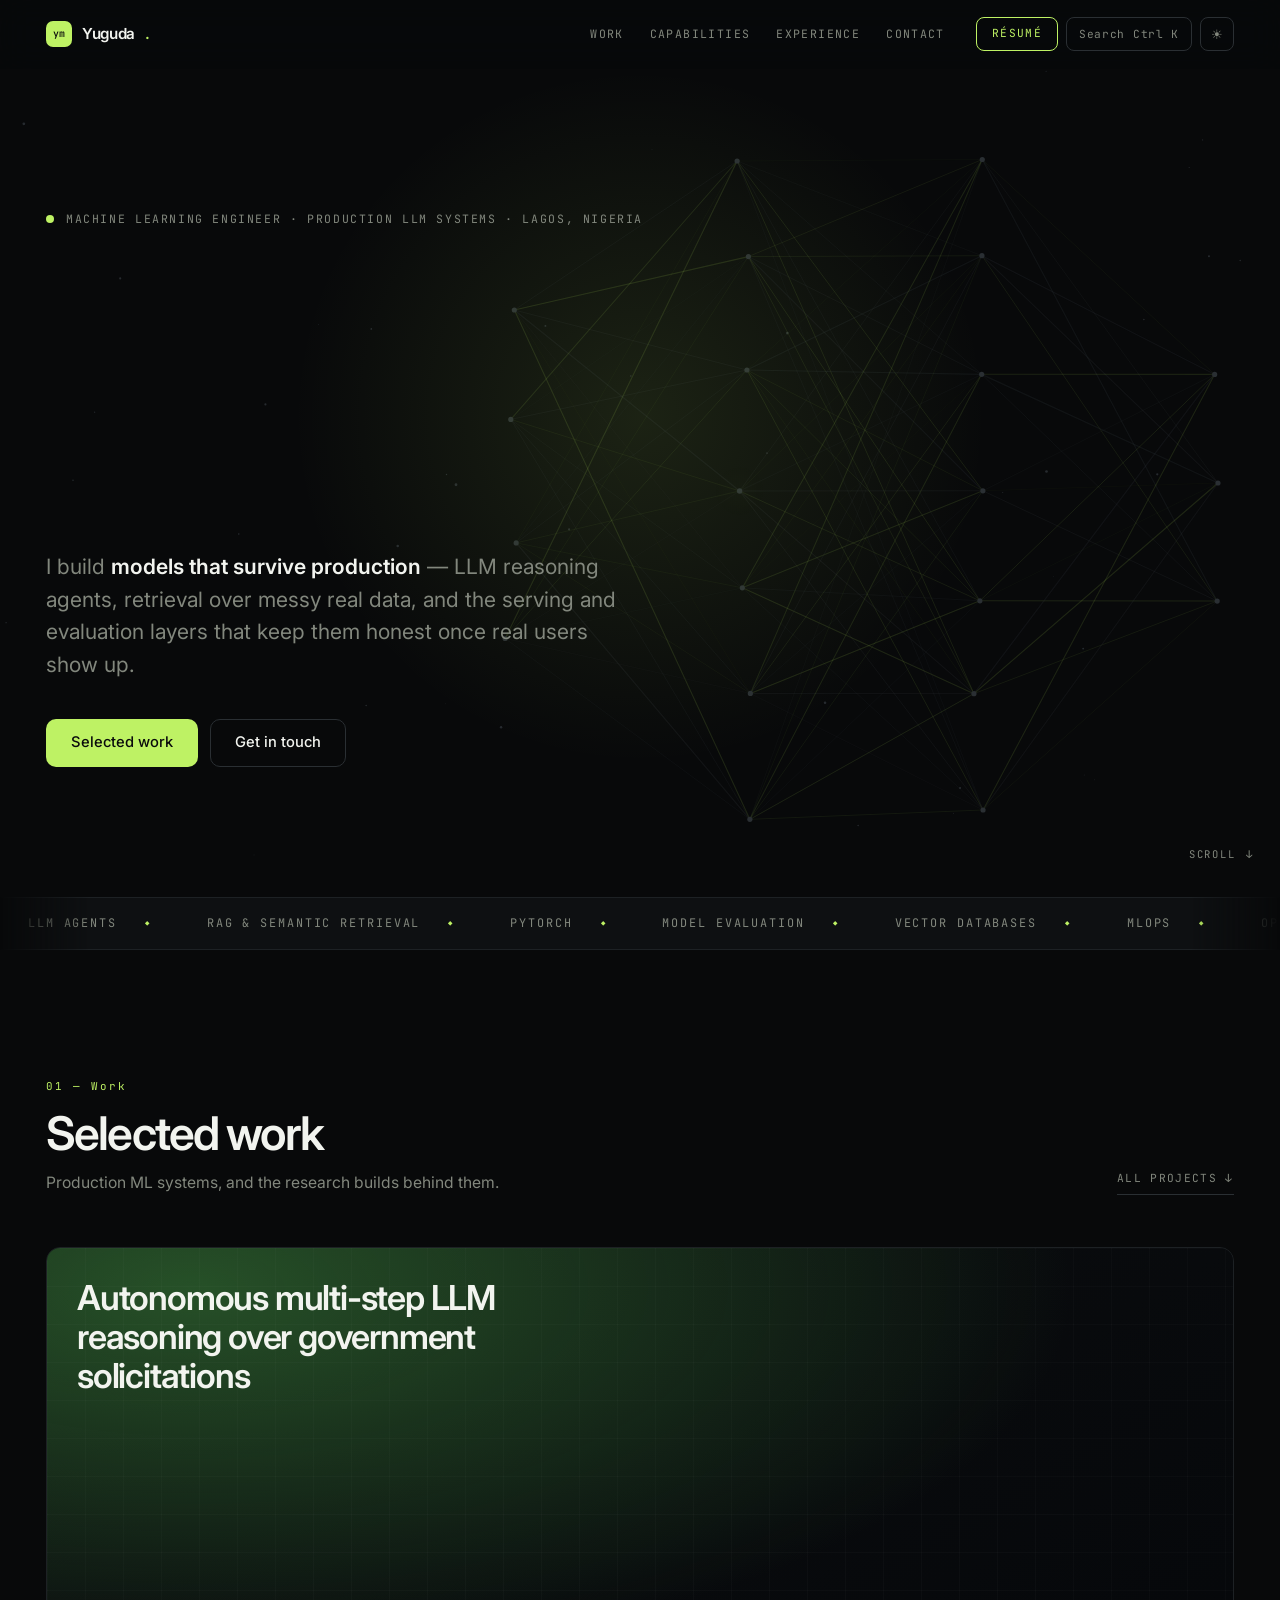
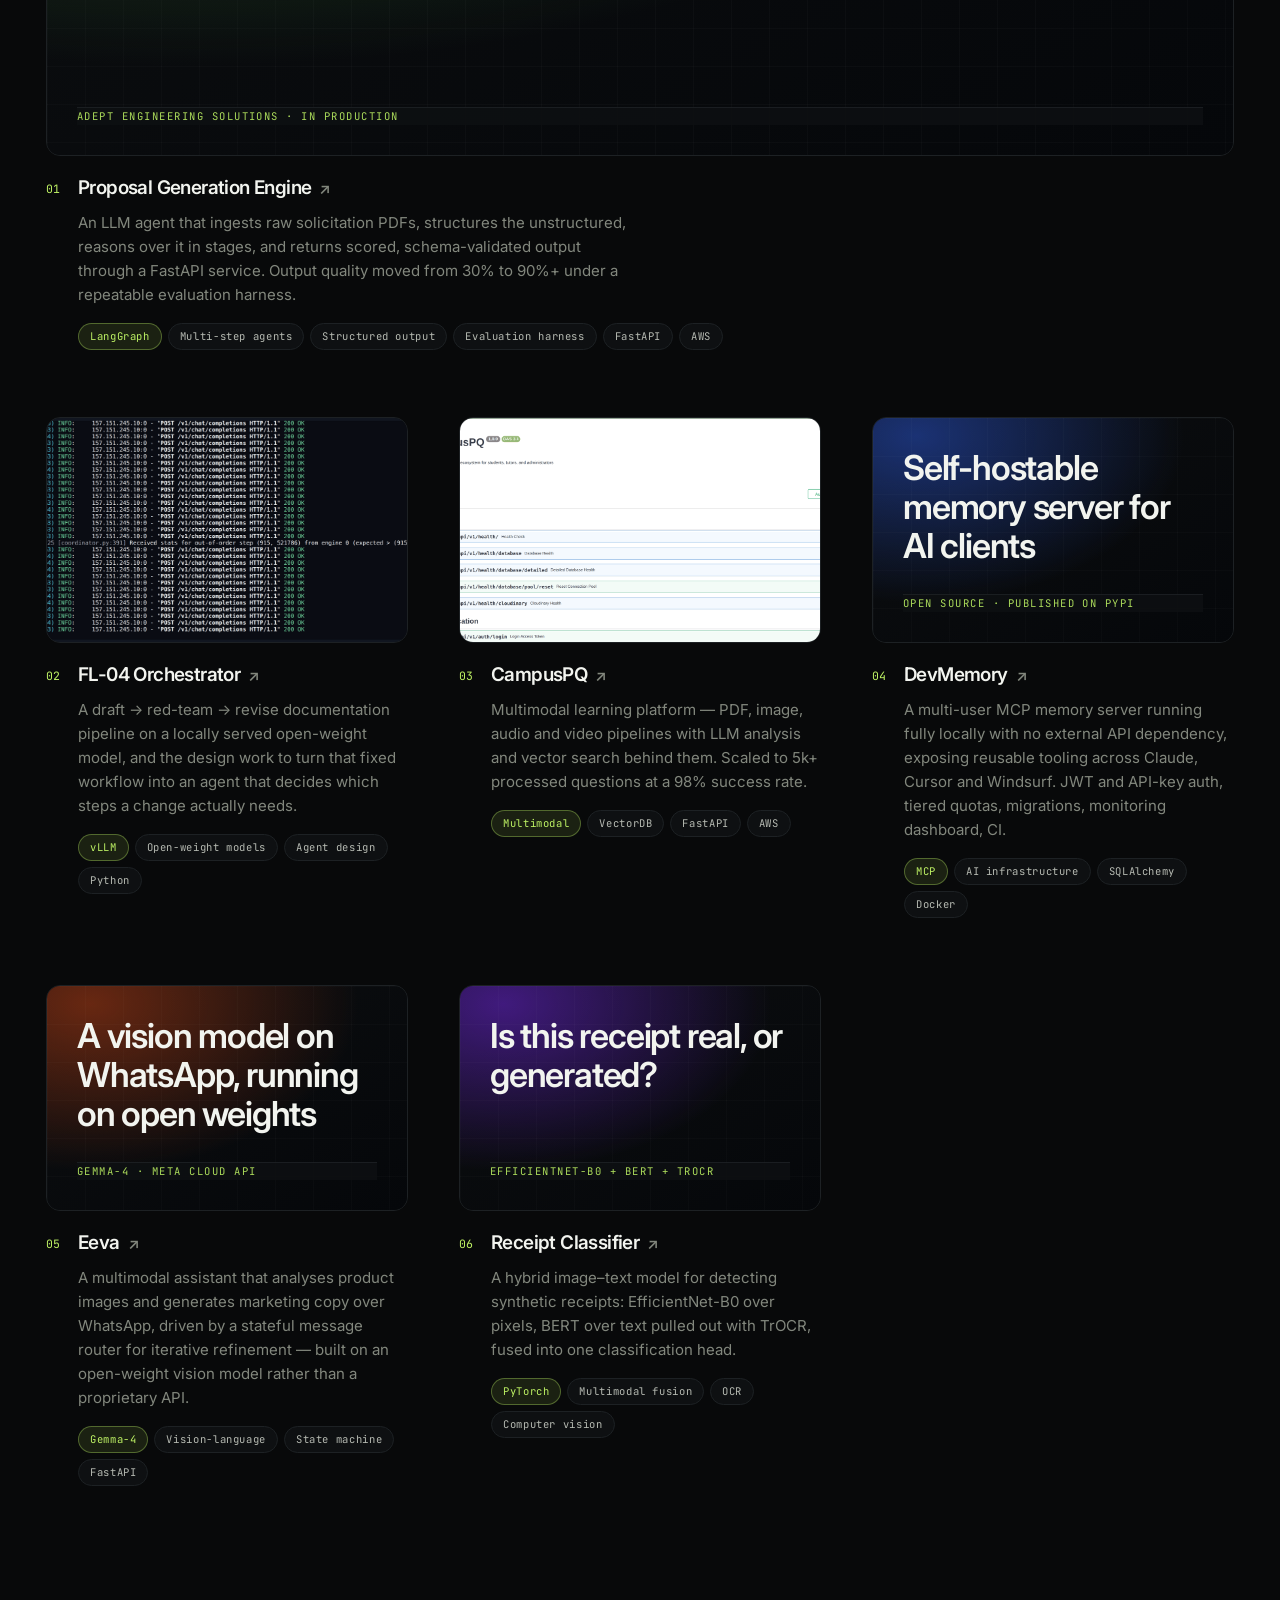
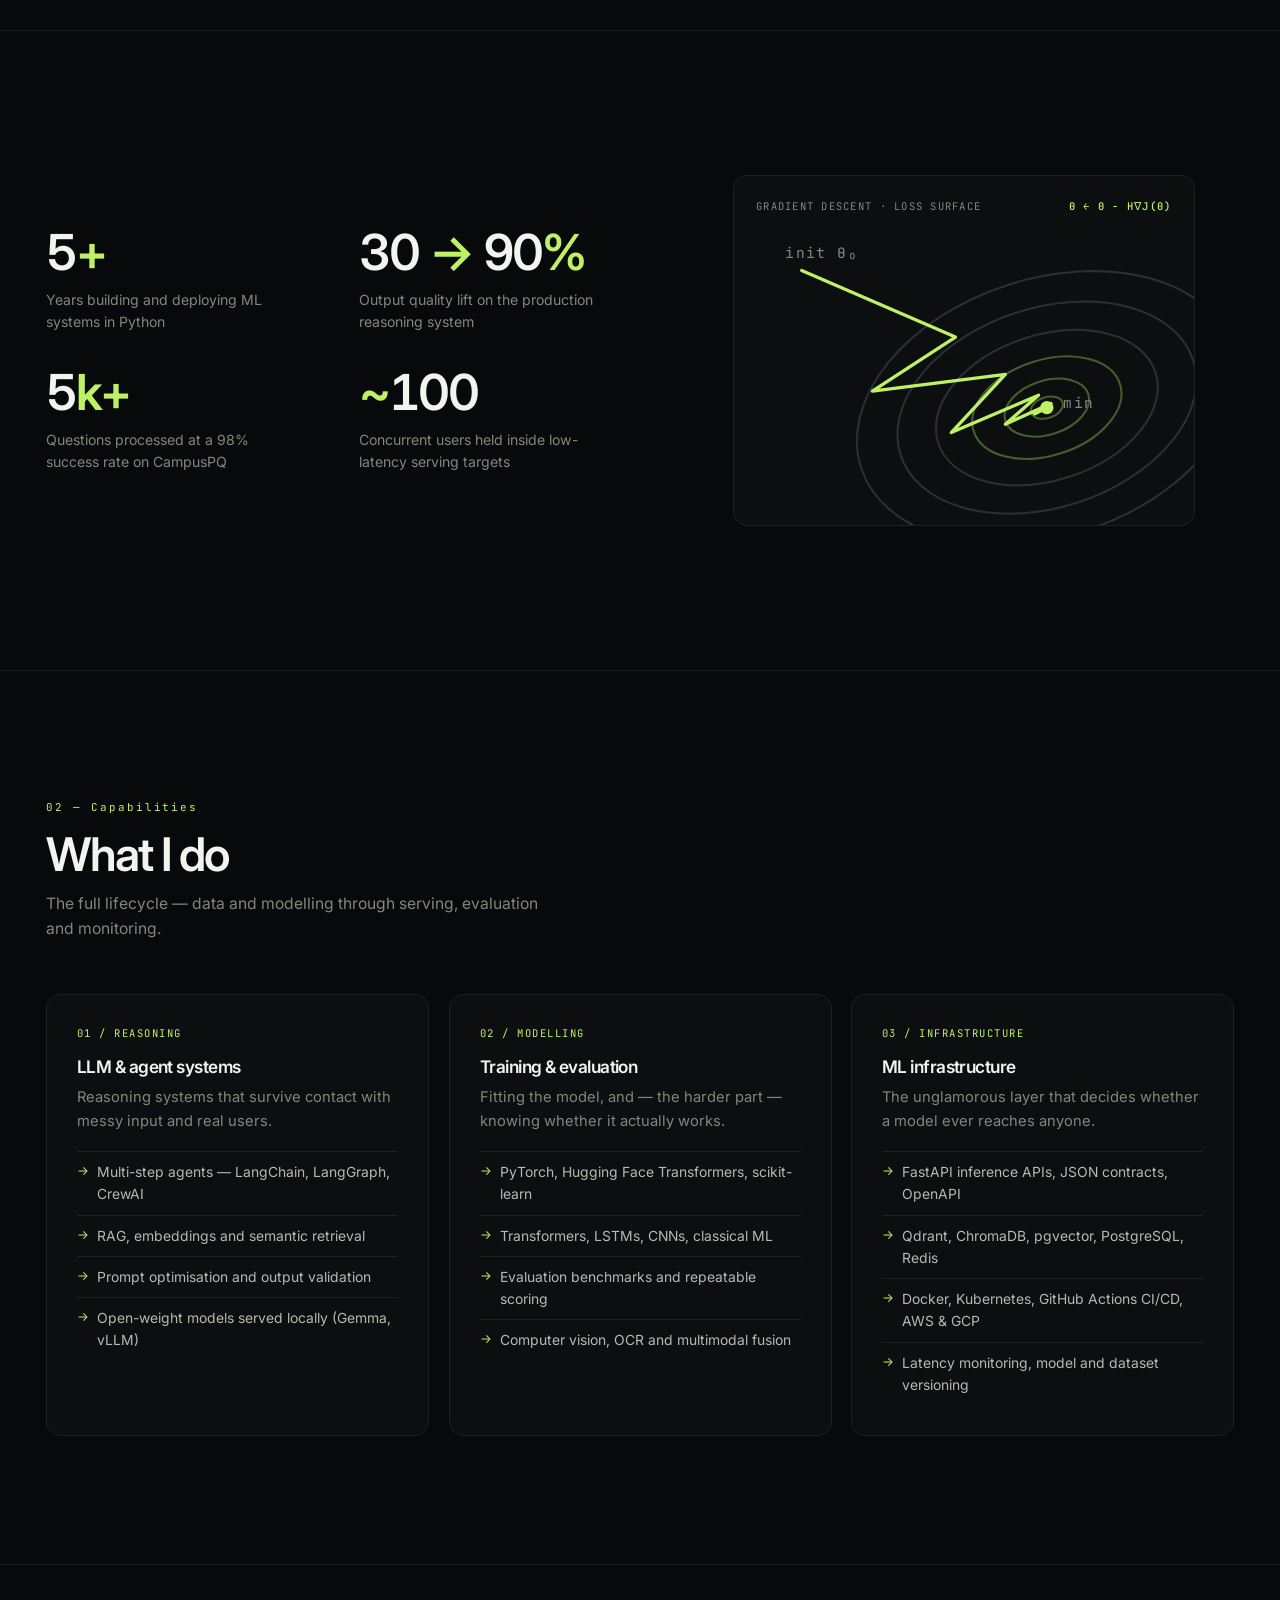
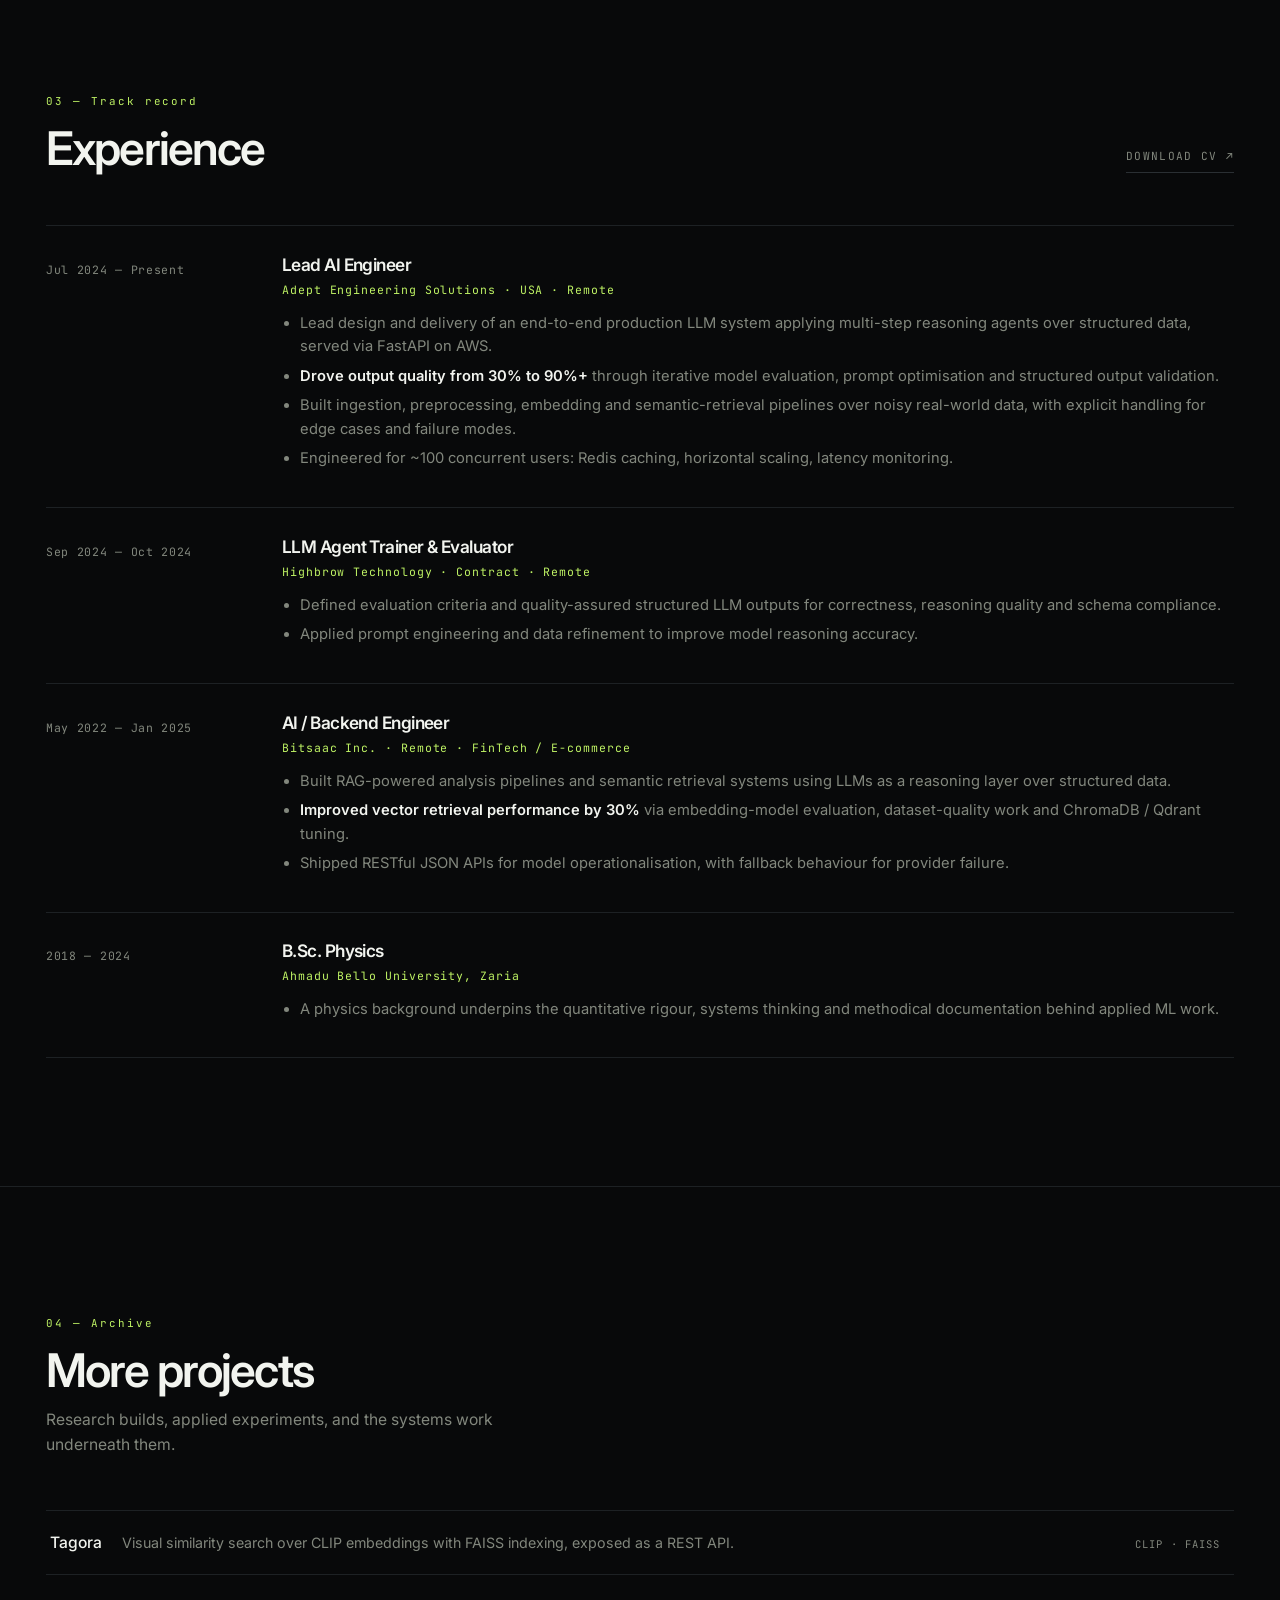
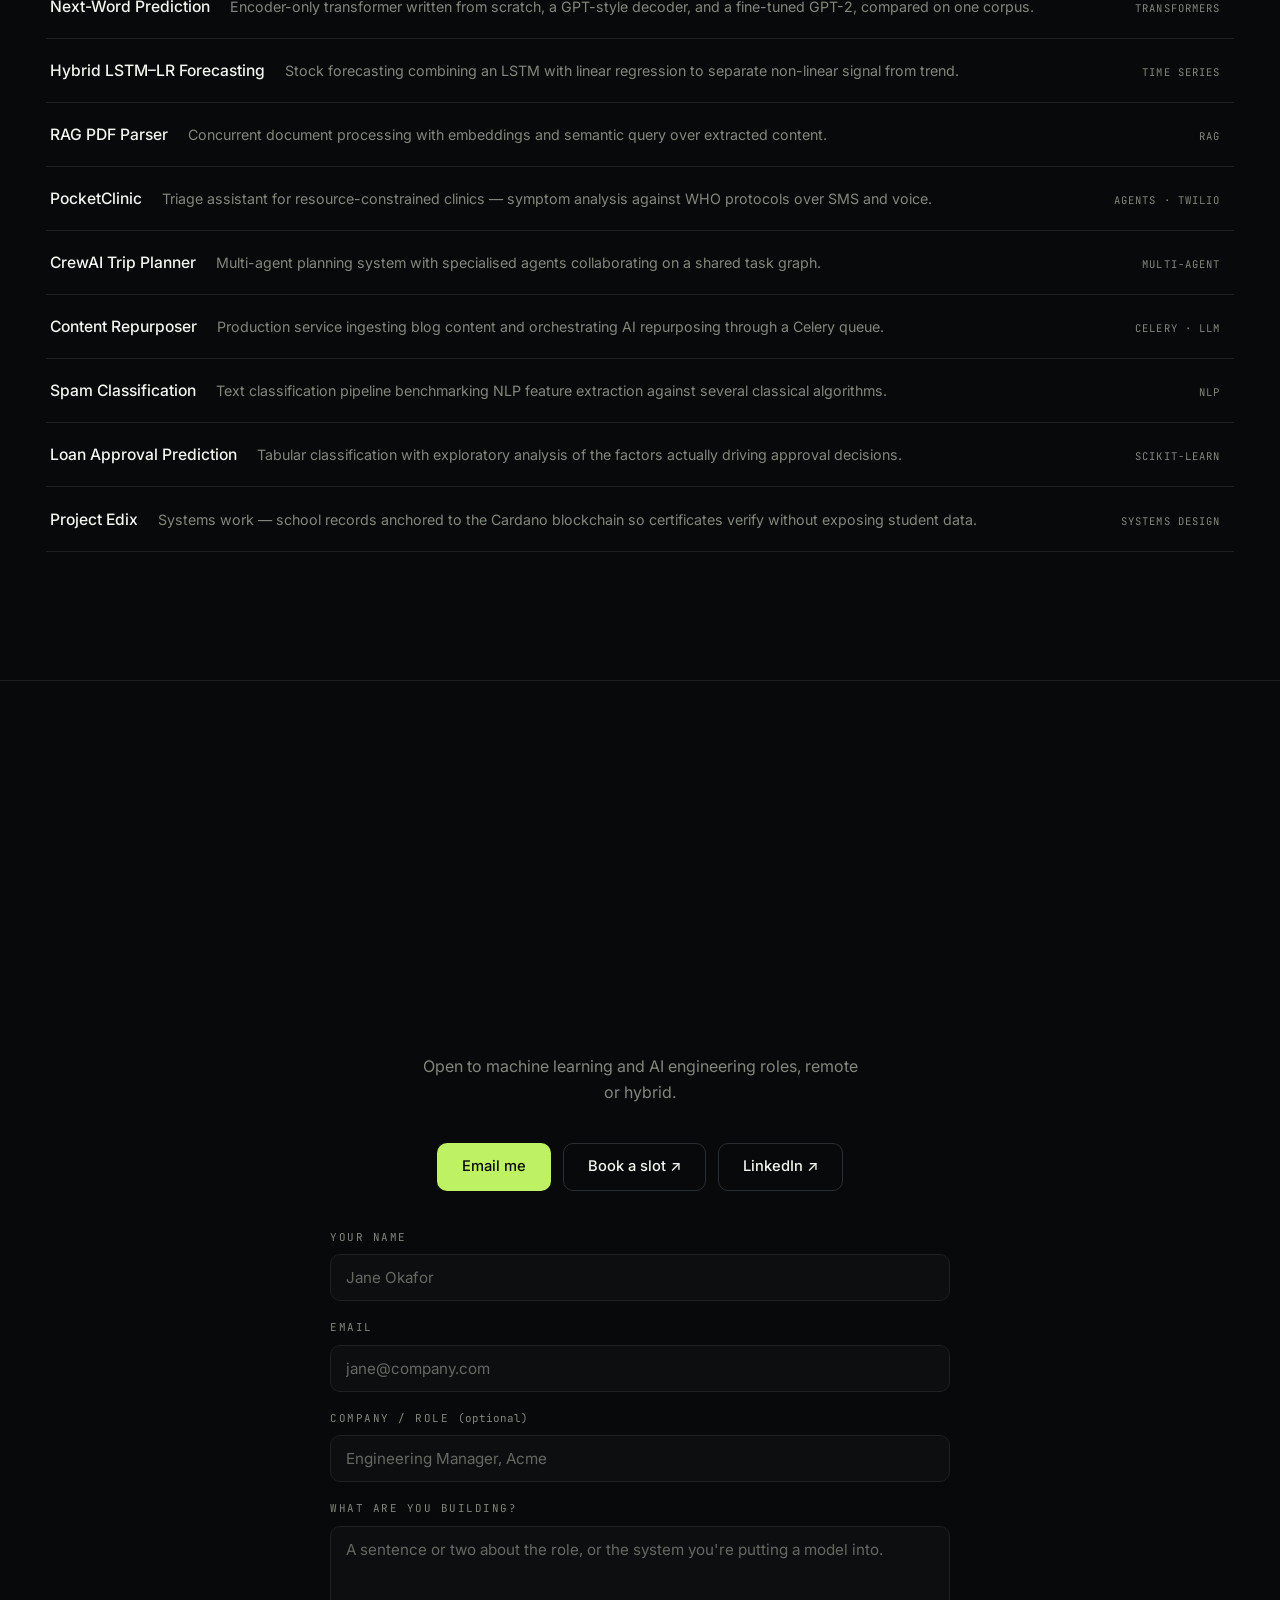
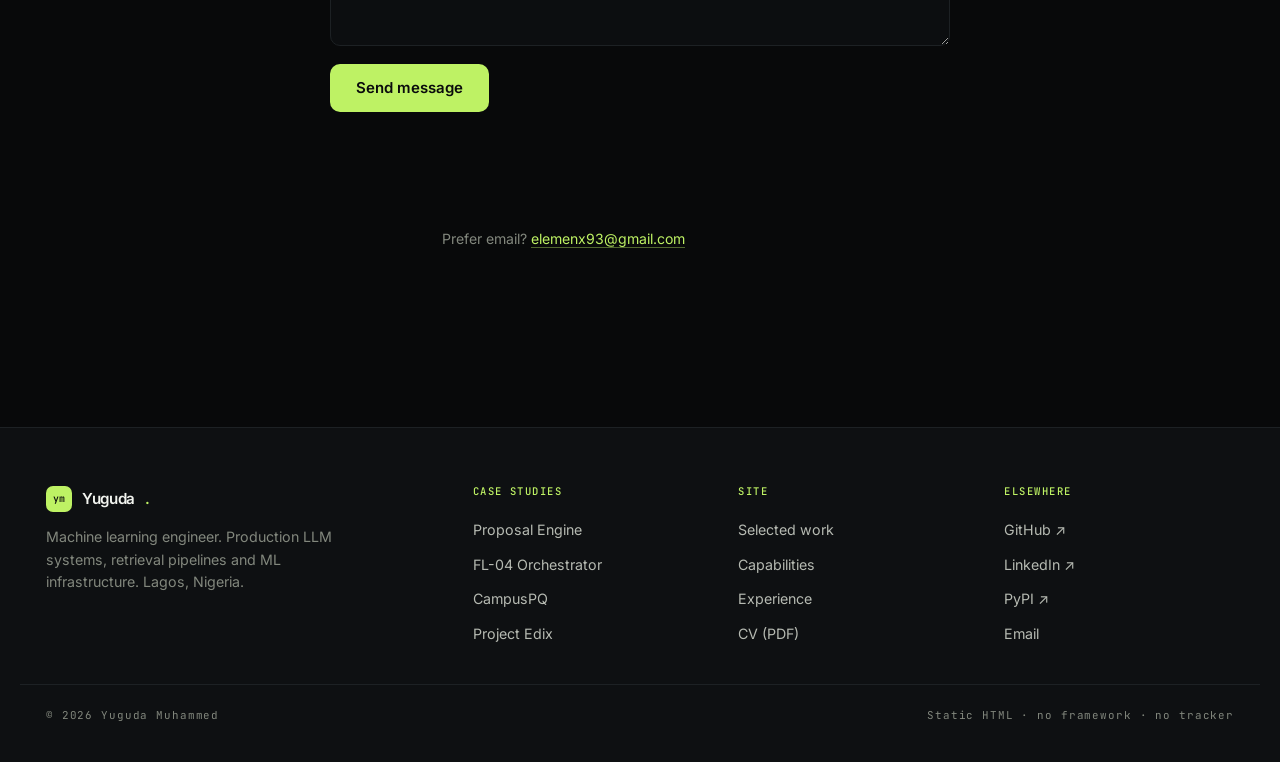
<file: index.html>
<!DOCTYPE html>
<html lang="en">
<head>
<meta charset="UTF-8">
<meta name="viewport" content="width=device-width, initial-scale=1.0">
<title>Yuguda Muhammed — Machine Learning Engineer</title>
<link rel="canonical" href="https://yuguda.netlify.app/">
<link rel="icon" href="/favicon.svg" type="image/svg+xml">
<link rel="icon" href="/favicon-32.png" sizes="32x32" type="image/png">
<link rel="icon" href="/favicon-16.png" sizes="16x16" type="image/png">
<link rel="apple-touch-icon" href="/apple-touch-icon.png">
<link rel="manifest" href="/site.webmanifest">
<meta name="description" content="Machine Learning Engineer with 5+ years building and shipping production LLM systems, retrieval pipelines, and ML infrastructure in Python.">
<meta name="theme-color" content="#08090A">
<meta property="og:title" content="Yuguda Muhammed — Machine Learning Engineer">
<meta property="og:description" content="Production LLM systems, retrieval pipelines, and ML infrastructure. 5+ years, Python.">
<meta property="og:type" content="website">
<link rel="preconnect" href="https://fonts.googleapis.com">
<link rel="preconnect" href="https://fonts.gstatic.com" crossorigin>
<link href="https://fonts.googleapis.com/css2?family=Inter:wght@400;500;600;700&family=JetBrains+Mono:wght@400;500&display=swap" rel="stylesheet">
<link rel="stylesheet" href="style.css">
</head>
<body>
<a class="skip" href="#main">Skip to content</a>

<header class="nav">
  <div class="nav-in">
    <a class="brand" href="index.html"><span class="mark">ym</span> Yuguda<span style="color:var(--accent)">.</span></a>
    <nav class="nav-links">
      <a href="#work">Work</a>
      <a href="#capabilities">Capabilities</a>
      <a href="#experience">Experience</a>
      <a href="#contact">Contact</a>
    </nav>
    <div class="nav-tools">
      <a class="btn-resume" href="MY_AI_ENG_CV.pdf" target="_blank" rel="noopener">Résumé</a>
      <button class="btn-ghost" data-cmdk-open type="button"><span>Search</span><span class="kbd"><span data-mod>⌘</span> K</span></button>
      <button class="btn-ghost btn-icon" data-theme-toggle type="button" aria-label="Toggle theme">☀</button>
    </div>
  </div>
</header>

<main id="main">

  <!-- ================= hero ================= -->
  <section class="hero">
    <canvas class="hero-canvas" aria-hidden="true"></canvas>
    <div class="wrap">
      <p class="eyebrow mono" data-reveal><span class="pulse"></span> Machine Learning Engineer · Production LLM Systems · Lagos, Nigeria</p>
      <h1 data-reveal="mask">Yuguda Muhammed<span class="accent">.</span></h1>
      <p class="lede" data-reveal>
        I build <strong>models that survive production</strong> — LLM reasoning agents,
        retrieval over messy real data, and the serving and evaluation layers that keep them
        honest once real users show up.
      </p>
      <div class="hero-cta" data-reveal>
        <a class="btn btn-primary" href="#work">Selected work</a>
        <a class="btn btn-secondary" href="mailto:elemenx93@gmail.com">Get in touch</a>
      </div>
    </div>
    <div class="scroll-hint" aria-hidden="true"><span>Scroll</span><span class="arw">↓</span></div>
  </section>

  <div class="marquee" aria-hidden="true">
    <div class="marquee-track">
      <span>LLM Agents</span><span>RAG &amp; Semantic Retrieval</span><span>PyTorch</span>
      <span>Model Evaluation</span><span>Vector Databases</span><span>MLOps</span>
      <span>Open-Weight Models</span><span>Transformers</span><span>Computer Vision</span>
      <span>LLM Agents</span><span>RAG &amp; Semantic Retrieval</span><span>PyTorch</span>
      <span>Model Evaluation</span><span>Vector Databases</span><span>MLOps</span>
      <span>Open-Weight Models</span><span>Transformers</span><span>Computer Vision</span>
    </div>
  </div>

  <!-- ================= work ================= -->
  <section class="section" id="work">
    <div class="wrap">
      <div class="sec-head">
        <div data-reveal>
          <span class="idx">01 — Work</span>
          <h2>Selected work</h2>
          <p>Production ML systems, and the research builds behind them.</p>
        </div>
        <a class="sec-link" href="#more" data-reveal>All projects ↓</a>
      </div>

      <div class="work-grid">

        <a class="work-card feature" href="proposal.html" data-reveal>
          <div class="thumb">
            <div class="poster" style="--p1:#2C5F2D">
              <div class="glyph">Autonomous multi-step LLM reasoning over government solicitations</div>
              <div class="foot">Adept Engineering Solutions · In production</div>
            </div>
          </div>
          <div class="work-meta">
            <span class="work-num">01</span>
            <div class="work-body">
              <h3>Proposal Generation Engine <span class="arw">↗</span></h3>
              <p>
                An LLM agent that ingests raw solicitation PDFs, structures the unstructured,
                reasons over it in stages, and returns scored, schema-validated output through a
                FastAPI service. Output quality moved from 30% to 90%+ under a repeatable
                evaluation harness.
              </p>
              <ul class="tags">
                <li class="hot">LangGraph</li><li>Multi-step agents</li><li>Structured output</li>
                <li>Evaluation harness</li><li>FastAPI</li><li>AWS</li>
              </ul>
            </div>
          </div>
        </a>

        <a class="work-card" href="fl04.html" data-reveal>
          <div class="thumb">
            <img src="images/fl04-vllm-logs.png" alt="vLLM inference server logs serving chat completion requests" loading="lazy" width="1400" height="597">
          </div>
          <div class="work-meta">
            <span class="work-num">02</span>
            <div class="work-body">
              <h3>FL-04 Orchestrator <span class="arw">↗</span></h3>
              <p>
                A draft → red-team → revise documentation pipeline on a locally served open-weight
                model, and the design work to turn that fixed workflow into an agent that decides
                which steps a change actually needs.
              </p>
              <ul class="tags"><li class="hot">vLLM</li><li>Open-weight models</li><li>Agent design</li><li>Python</li></ul>
            </div>
          </div>
        </a>

        <a class="work-card" href="campuspq.html" data-reveal>
          <div class="thumb">
            <img src="images/campuspq-api-docs.png" alt="CampusPQ OpenAPI documentation showing service endpoints" loading="lazy" width="1400" height="685">
          </div>
          <div class="work-meta">
            <span class="work-num">03</span>
            <div class="work-body">
              <h3>CampusPQ <span class="arw">↗</span></h3>
              <p>
                Multimodal learning platform — PDF, image, audio and video pipelines with LLM
                analysis and vector search behind them. Scaled to 5k+ processed questions at a
                98% success rate.
              </p>
              <ul class="tags"><li class="hot">Multimodal</li><li>VectorDB</li><li>FastAPI</li><li>AWS</li></ul>
            </div>
          </div>
        </a>

        <a class="work-card" href="https://github.com/Yuguda999/devmemory" target="_blank" rel="noopener" data-reveal>
          <div class="thumb">
            <div class="poster" style="--p1:#1E3A8A">
              <div class="glyph">Self-hostable memory server for AI clients</div>
              <div class="foot">Open source · Published on PyPI</div>
            </div>
          </div>
          <div class="work-meta">
            <span class="work-num">04</span>
            <div class="work-body">
              <h3>DevMemory <span class="arw">↗</span></h3>
              <p>
                A multi-user MCP memory server running fully locally with no external API
                dependency, exposing reusable tooling across Claude, Cursor and Windsurf.
                JWT and API-key auth, tiered quotas, migrations, monitoring dashboard, CI.
              </p>
              <ul class="tags"><li class="hot">MCP</li><li>AI infrastructure</li><li>SQLAlchemy</li><li>Docker</li></ul>
            </div>
          </div>
        </a>

        <a class="work-card" href="https://github.com/Yuguda999/eeva" target="_blank" rel="noopener" data-reveal>
          <div class="thumb">
            <div class="poster" style="--p1:#7C2D12">
              <div class="glyph">A vision model on WhatsApp, running on open weights</div>
              <div class="foot">Gemma-4 · Meta Cloud API</div>
            </div>
          </div>
          <div class="work-meta">
            <span class="work-num">05</span>
            <div class="work-body">
              <h3>Eeva <span class="arw">↗</span></h3>
              <p>
                A multimodal assistant that analyses product images and generates marketing copy
                over WhatsApp, driven by a stateful message router for iterative refinement —
                built on an open-weight vision model rather than a proprietary API.
              </p>
              <ul class="tags"><li class="hot">Gemma-4</li><li>Vision-language</li><li>State machine</li><li>FastAPI</li></ul>
            </div>
          </div>
        </a>

        <a class="work-card" href="https://github.com/Yuguda999/receipt_classifier" target="_blank" rel="noopener" data-reveal>
          <div class="thumb">
            <div class="poster" style="--p1:#4C1D95">
              <div class="glyph">Is this receipt real, or generated?</div>
              <div class="foot">EfficientNet-B0 + BERT + TrOCR</div>
            </div>
          </div>
          <div class="work-meta">
            <span class="work-num">06</span>
            <div class="work-body">
              <h3>Receipt Classifier <span class="arw">↗</span></h3>
              <p>
                A hybrid image–text model for detecting synthetic receipts: EfficientNet-B0 over
                pixels, BERT over text pulled out with TrOCR, fused into one classification head.
              </p>
              <ul class="tags"><li class="hot">PyTorch</li><li>Multimodal fusion</li><li>OCR</li><li>Computer vision</li></ul>
            </div>
          </div>
        </a>

      </div>
    </div>
  </section>

  <!-- ================= numbers + descent ================= -->
  <section class="section">
    <div class="wrap">
      <div class="stats-row">

        <div class="stats">
          <div class="stat" data-reveal>
            <div class="n"><span data-count="5">5</span><span class="unit">+</span></div>
            <div class="l">Years building and deploying ML systems in Python</div>
          </div>
          <div class="stat" data-reveal>
            <div class="n">30<span class="unit"> → </span><span data-count="90">90</span><span class="unit">%</span></div>
            <div class="l">Output quality lift on the production reasoning system</div>
          </div>
          <div class="stat" data-reveal>
            <div class="n"><span data-count="5">5</span><span class="unit">k+</span></div>
            <div class="l">Questions processed at a 98% success rate on CampusPQ</div>
          </div>
          <div class="stat" data-reveal>
            <div class="n"><span class="unit">~</span><span data-count="100">100</span></div>
            <div class="l">Concurrent users held inside low-latency serving targets</div>
          </div>
        </div>

        <figure class="descent" data-reveal>
          <figcaption><span>Gradient descent · loss surface</span><b>θ ← θ − η∇J(θ)</b></figcaption>
          <svg viewBox="0 0 200 132" role="img" aria-label="Illustration of gradient descent stepping down a loss surface toward a minimum">
            <g transform="rotate(-18 140 86)">
              <ellipse class="contour" cx="140" cy="86" rx="94" ry="62"></ellipse>
              <ellipse class="contour" cx="140" cy="86" rx="74" ry="48"></ellipse>
              <ellipse class="contour" cx="140" cy="86" rx="55" ry="35"></ellipse>
              <ellipse class="contour lit" cx="140" cy="86" rx="37" ry="23"></ellipse>
              <ellipse class="contour lit" cx="140" cy="86" rx="21" ry="13"></ellipse>
              <ellipse class="contour lit" cx="140" cy="86" rx="8" ry="5"></ellipse>
            </g>
            <path class="path" pathLength="420"
                  d="M22,20 L96,52 L56,78 L120,70 L94,98 L136,80 L120,94 L142,84 L134,89 L140,86"></path>
            <circle class="dot" r="3.2"
                    style="offset-path:path('M22,20 L96,52 L56,78 L120,70 L94,98 L136,80 L120,94 L142,84 L134,89 L140,86');offset-rotate:0deg"></circle>
            <text class="step" x="14" y="14">init θ₀</text>
            <text class="step" x="148" y="86">min</text>
          </svg>
        </figure>

      </div>
    </div>
  </section>

  <!-- ================= capabilities ================= -->
  <section class="section" id="capabilities">
    <div class="wrap">
      <div class="sec-head">
        <div data-reveal>
          <span class="idx">02 — Capabilities</span>
          <h2>What I do</h2>
          <p>The full lifecycle — data and modelling through serving, evaluation and monitoring.</p>
        </div>
      </div>
      <div class="cap-grid">

        <div class="cap" data-reveal>
          <span class="k">01 / Reasoning</span>
          <h3>LLM &amp; agent systems</h3>
          <p>Reasoning systems that survive contact with messy input and real users.</p>
          <ul>
            <li>Multi-step agents — LangChain, LangGraph, CrewAI</li>
            <li>RAG, embeddings and semantic retrieval</li>
            <li>Prompt optimisation and output validation</li>
            <li>Open-weight models served locally (Gemma, vLLM)</li>
          </ul>
        </div>

        <div class="cap" data-reveal>
          <span class="k">02 / Modelling</span>
          <h3>Training &amp; evaluation</h3>
          <p>Fitting the model, and — the harder part — knowing whether it actually works.</p>
          <ul>
            <li>PyTorch, Hugging Face Transformers, scikit-learn</li>
            <li>Transformers, LSTMs, CNNs, classical ML</li>
            <li>Evaluation benchmarks and repeatable scoring</li>
            <li>Computer vision, OCR and multimodal fusion</li>
          </ul>
        </div>

        <div class="cap" data-reveal>
          <span class="k">03 / Infrastructure</span>
          <h3>ML infrastructure</h3>
          <p>The unglamorous layer that decides whether a model ever reaches anyone.</p>
          <ul>
            <li>FastAPI inference APIs, JSON contracts, OpenAPI</li>
            <li>Qdrant, ChromaDB, pgvector, PostgreSQL, Redis</li>
            <li>Docker, Kubernetes, GitHub Actions CI/CD, AWS &amp; GCP</li>
            <li>Latency monitoring, model and dataset versioning</li>
          </ul>
        </div>

      </div>
    </div>
  </section>

  <!-- ================= experience ================= -->
  <section class="section" id="experience">
    <div class="wrap">
      <div class="sec-head">
        <div data-reveal>
          <span class="idx">03 — Track record</span>
          <h2>Experience</h2>
        </div>
        <a class="sec-link" href="MY_AI_ENG_CV.pdf" target="_blank" rel="noopener" data-reveal>Download CV ↗</a>
      </div>

      <div class="xp">
        <div class="xp-row" data-reveal>
          <div class="xp-when">Jul 2024 — Present</div>
          <div class="xp-body">
            <h3>Lead AI Engineer</h3>
            <div class="org">Adept Engineering Solutions · USA · Remote</div>
            <ul>
              <li>Lead design and delivery of an end-to-end production LLM system applying multi-step reasoning agents over structured data, served via FastAPI on AWS.</li>
              <li><strong>Drove output quality from 30% to 90%+</strong> through iterative model evaluation, prompt optimisation and structured output validation.</li>
              <li>Built ingestion, preprocessing, embedding and semantic-retrieval pipelines over noisy real-world data, with explicit handling for edge cases and failure modes.</li>
              <li>Engineered for ~100 concurrent users: Redis caching, horizontal scaling, latency monitoring.</li>
            </ul>
          </div>
        </div>

        <div class="xp-row" data-reveal>
          <div class="xp-when">Sep 2024 — Oct 2024</div>
          <div class="xp-body">
            <h3>LLM Agent Trainer &amp; Evaluator</h3>
            <div class="org">Highbrow Technology · Contract · Remote</div>
            <ul>
              <li>Defined evaluation criteria and quality-assured structured LLM outputs for correctness, reasoning quality and schema compliance.</li>
              <li>Applied prompt engineering and data refinement to improve model reasoning accuracy.</li>
            </ul>
          </div>
        </div>

        <div class="xp-row" data-reveal>
          <div class="xp-when">May 2022 — Jan 2025</div>
          <div class="xp-body">
            <h3>AI / Backend Engineer</h3>
            <div class="org">Bitsaac Inc. · Remote · FinTech / E-commerce</div>
            <ul>
              <li>Built RAG-powered analysis pipelines and semantic retrieval systems using LLMs as a reasoning layer over structured data.</li>
              <li><strong>Improved vector retrieval performance by 30%</strong> via embedding-model evaluation, dataset-quality work and ChromaDB / Qdrant tuning.</li>
              <li>Shipped RESTful JSON APIs for model operationalisation, with fallback behaviour for provider failure.</li>
            </ul>
          </div>
        </div>

        <div class="xp-row" data-reveal>
          <div class="xp-when">2018 — 2024</div>
          <div class="xp-body">
            <h3>B.Sc. Physics</h3>
            <div class="org">Ahmadu Bello University, Zaria</div>
            <ul>
              <li>A physics background underpins the quantitative rigour, systems thinking and methodical documentation behind applied ML work.</li>
            </ul>
          </div>
        </div>
      </div>
    </div>
  </section>

  <!-- ================= more work ================= -->
  <section class="section" id="more">
    <div class="wrap">
      <div class="sec-head">
        <div data-reveal>
          <span class="idx">04 — Archive</span>
          <h2>More projects</h2>
          <p>Research builds, applied experiments, and the systems work underneath them.</p>
        </div>
        <a class="sec-link" href="https://github.com/Yuguda999" target="_blank" rel="noopener" data-reveal>GitHub ↗</a>
      </div>

      <div class="list">
        <a class="list-row" href="https://github.com/Yuguda999/Tagora" target="_blank" rel="noopener" data-reveal>
          <span class="t">Tagora</span>
          <span class="d">Visual similarity search over CLIP embeddings with FAISS indexing, exposed as a REST API.</span>
          <span class="s">CLIP · FAISS</span>
        </a>
        <a class="list-row" href="https://github.com/Yuguda999/next_word_prediction" target="_blank" rel="noopener" data-reveal>
          <span class="t">Next-Word Prediction</span>
          <span class="d">Encoder-only transformer written from scratch, a GPT-style decoder, and a fine-tuned GPT-2, compared on one corpus.</span>
          <span class="s">Transformers</span>
        </a>
        <a class="list-row" href="https://github.com/Yuguda999/hybrid_lstm_lr_forecasting" target="_blank" rel="noopener" data-reveal>
          <span class="t">Hybrid LSTM–LR Forecasting</span>
          <span class="d">Stock forecasting combining an LSTM with linear regression to separate non-linear signal from trend.</span>
          <span class="s">Time series</span>
        </a>
        <a class="list-row" href="https://github.com/Yuguda999/rag_pdf_parser" target="_blank" rel="noopener" data-reveal>
          <span class="t">RAG PDF Parser</span>
          <span class="d">Concurrent document processing with embeddings and semantic query over extracted content.</span>
          <span class="s">RAG</span>
        </a>
        <a class="list-row" href="https://github.com/Yuguda999/pocketclinic" target="_blank" rel="noopener" data-reveal>
          <span class="t">PocketClinic</span>
          <span class="d">Triage assistant for resource-constrained clinics — symptom analysis against WHO protocols over SMS and voice.</span>
          <span class="s">Agents · Twilio</span>
        </a>
        <a class="list-row" href="https://github.com/Yuguda999/crewai_trip_planner" target="_blank" rel="noopener" data-reveal>
          <span class="t">CrewAI Trip Planner</span>
          <span class="d">Multi-agent planning system with specialised agents collaborating on a shared task graph.</span>
          <span class="s">Multi-agent</span>
        </a>
        <a class="list-row" href="https://github.com/Yuguda999/content_repurposer" target="_blank" rel="noopener" data-reveal>
          <span class="t">Content Repurposer</span>
          <span class="d">Production service ingesting blog content and orchestrating AI repurposing through a Celery queue.</span>
          <span class="s">Celery · LLM</span>
        </a>
        <a class="list-row" href="https://github.com/Yuguda999/SPAM-CLASSIFICATION" target="_blank" rel="noopener" data-reveal>
          <span class="t">Spam Classification</span>
          <span class="d">Text classification pipeline benchmarking NLP feature extraction against several classical algorithms.</span>
          <span class="s">NLP</span>
        </a>
        <a class="list-row" href="https://github.com/Yuguda999/loan_approval_prediction" target="_blank" rel="noopener" data-reveal>
          <span class="t">Loan Approval Prediction</span>
          <span class="d">Tabular classification with exploratory analysis of the factors actually driving approval decisions.</span>
          <span class="s">scikit-learn</span>
        </a>
        <a class="list-row" href="edix.html" data-reveal>
          <span class="t">Project Edix</span>
          <span class="d">Systems work — school records anchored to the Cardano blockchain so certificates verify without exposing student data.</span>
          <span class="s">Systems design</span>
        </a>
      </div>
    </div>
  </section>

  <!-- ================= contact ================= -->
  <section class="section contact" id="contact">
    <div class="wrap">
      <h2 data-reveal="mask">Let's build something that ships<span class="accent">.</span></h2>
      <p data-reveal>Open to machine learning and AI engineering roles, remote or hybrid.</p>
      <div class="hero-cta" data-reveal>
        <a class="btn btn-primary" href="mailto:elemenx93@gmail.com?subject=Technical%20screening%20—%20machine%20learning%20engineering">Email me</a>
        <a class="btn btn-secondary" href="https://calendly.com/elemenx93/30min" target="_blank" rel="noopener">Book a slot ↗</a>
        <a class="btn btn-secondary" href="https://linkedin.com/in/yuguda" target="_blank" rel="noopener">LinkedIn ↗</a>
      </div>

      <div class="contact-wrap" data-reveal>
        <!--
          Netlify detects this form by parsing the HTML at deploy time.
          data-netlify="true"     -> register the form and capture POSTs
          netlify-honeypot        -> names the hidden anti-spam field
          hidden form-name input  -> tells Netlify which form a POST belongs to
          action="/thanks.html"   -> where a no-JS browser lands after submitting
          Every field must exist in the static HTML for Netlify to register it.
        -->
        <form
            class="contact-form"
            name="contact"
            method="POST"
            action="/thanks.html"
            data-netlify="true"
            netlify-honeypot="bot-field">

          <input type="hidden" name="form-name" value="contact">

          <p class="hp">
            <label>Leave this empty: <input name="bot-field" tabindex="-1" autocomplete="off"></label>
          </p>

          <div class="field">
            <label for="name">Your name</label>
            <input id="name" name="name" type="text" required autocomplete="name" placeholder="Jane Okafor">
          </div>

          <div class="field">
            <label for="email">Email</label>
            <input id="email" name="email" type="email" required autocomplete="email" placeholder="jane@company.com">
          </div>

          <div class="field">
            <label for="company">Company / role <span class="opt">(optional)</span></label>
            <input id="company" name="company" type="text" autocomplete="organization" placeholder="Engineering Manager, Acme">
          </div>

          <div class="field">
            <label for="message">What are you building?</label>
            <textarea id="message" name="message" required placeholder="A sentence or two about the role, or the system you're putting a model into."></textarea>
          </div>

          <button class="submit-btn" type="submit">Send message</button>
          <p class="form-status" id="form-status" role="status" aria-live="polite"></p>
        </form>

        <p class="form-fallback">
          Prefer email? <a href="mailto:elemenx93@gmail.com?subject=Technical%20screening%20—%20machine%20learning%20engineering">elemenx93@gmail.com</a>
        </p>
      </div>
    </div>
  </section>

</main>

<footer class="foot">
  <div class="foot-in">
    <div>
      <a class="brand" href="index.html"><span class="mark">ym</span> Yuguda<span style="color:var(--accent)">.</span></a>
      <p class="blurb">Machine learning engineer. Production LLM systems, retrieval pipelines and ML infrastructure. Lagos, Nigeria.</p>
    </div>
    <div>
      <h4>Case studies</h4>
      <ul>
        <li><a href="proposal.html">Proposal Engine</a></li>
        <li><a href="fl04.html">FL-04 Orchestrator</a></li>
        <li><a href="campuspq.html">CampusPQ</a></li>
        <li><a href="edix.html">Project Edix</a></li>
      </ul>
    </div>
    <div>
      <h4>Site</h4>
      <ul>
        <li><a href="#work">Selected work</a></li>
        <li><a href="#capabilities">Capabilities</a></li>
        <li><a href="#experience">Experience</a></li>
        <li><a href="MY_AI_ENG_CV.pdf" target="_blank" rel="noopener">CV (PDF)</a></li>
      </ul>
    </div>
    <div>
      <h4>Elsewhere</h4>
      <ul>
        <li><a href="https://github.com/Yuguda999" target="_blank" rel="noopener">GitHub ↗</a></li>
        <li><a href="https://linkedin.com/in/yuguda" target="_blank" rel="noopener">LinkedIn ↗</a></li>
        <li><a href="https://pypi.org/project/devmemory" target="_blank" rel="noopener">PyPI ↗</a></li>
        <li><a href="mailto:elemenx93@gmail.com">Email</a></li>
      </ul>
    </div>
  </div>
  <div class="foot-bar">
    <span>© 2026 Yuguda Muhammed</span>
    <span>Static HTML · no framework · no tracker</span>
  </div>
</footer>

<div class="cmdk" data-cmdk hidden role="dialog" aria-modal="true" aria-label="Search">
  <div class="cmdk-panel">
    <input type="text" placeholder="Jump to a page or project…" aria-label="Search pages and projects">
    <ul class="cmdk-list">
      <li><a href="index.html">Home <span class="hint">page</span></a></li>
      <li><a href="proposal.html">Proposal Generation Engine <span class="hint">case study</span></a></li>
      <li><a href="fl04.html">FL-04 Orchestrator <span class="hint">case study</span></a></li>
      <li><a href="campuspq.html">CampusPQ <span class="hint">case study</span></a></li>
      <li><a href="edix.html">Project Edix <span class="hint">case study</span></a></li>
      <li><a href="#work">Selected work <span class="hint">section</span></a></li>
      <li><a href="#capabilities">Capabilities <span class="hint">section</span></a></li>
      <li><a href="#experience">Experience <span class="hint">section</span></a></li>
      <li><a href="#more">More projects <span class="hint">section</span></a></li>
      <li><a href="https://github.com/Yuguda999/devmemory" target="_blank" rel="noopener">DevMemory <span class="hint">github</span></a></li>
      <li><a href="https://github.com/Yuguda999/eeva" target="_blank" rel="noopener">Eeva <span class="hint">github</span></a></li>
      <li><a href="https://github.com/Yuguda999/receipt_classifier" target="_blank" rel="noopener">Receipt Classifier <span class="hint">github</span></a></li>
      <li><a href="https://github.com/Yuguda999/Tagora" target="_blank" rel="noopener">Tagora <span class="hint">github</span></a></li>
      <li><a href="MY_AI_ENG_CV.pdf" target="_blank" rel="noopener">Download CV <span class="hint">pdf</span></a></li>
      <li><a href="mailto:elemenx93@gmail.com">Email <span class="hint">contact</span></a></li>
      <li><a href="https://linkedin.com/in/yuguda" target="_blank" rel="noopener">LinkedIn <span class="hint">social</span></a></li>
    </ul>
    <div class="cmdk-empty" hidden>No matches.</div>
  </div>
</div>

<script src="app.js"></script>
<script src="bg.js">
    var form = document.querySelector('form.contact-form');
    if (!form) return;
    var status = document.getElementById('form-status');

    form.addEventListener('submit', function (event) {
        event.preventDefault();

        var button = form.querySelector('button[type="submit"]');
        button.disabled = true;
        button.textContent = 'Sending…';
        status.textContent = '';
        status.className = 'form-status';

        fetch('/', {
            method: 'POST',
            headers: { 'Content-Type': 'application/x-www-form-urlencoded' },
            body: new URLSearchParams(new FormData(form)).toString()
        }).then(function (response) {
            if (!response.ok) throw new Error('Status ' + response.status);
            form.reset();
            status.textContent = 'Thanks — that reached me. I will reply the same day.';
            status.className = 'form-status ok';
            button.textContent = 'Sent';
            if (window.gtag) window.gtag('event', 'contact_form_submit');
            // long enough that a double-tap can't fire twice, short enough that
            // someone with a second message isn't forced to reload
            setTimeout(function () {
                button.disabled = false;
                button.textContent = 'Send another message';
            }, 4000);
        }).catch(function () {
            status.textContent = 'Something broke sending that. Email me directly: elemenx93@gmail.com';
            status.className = 'form-status err';
            button.disabled = false;
            button.textContent = 'Send message';
        });
    });
})();
</script>
</body>
</html>
</file>
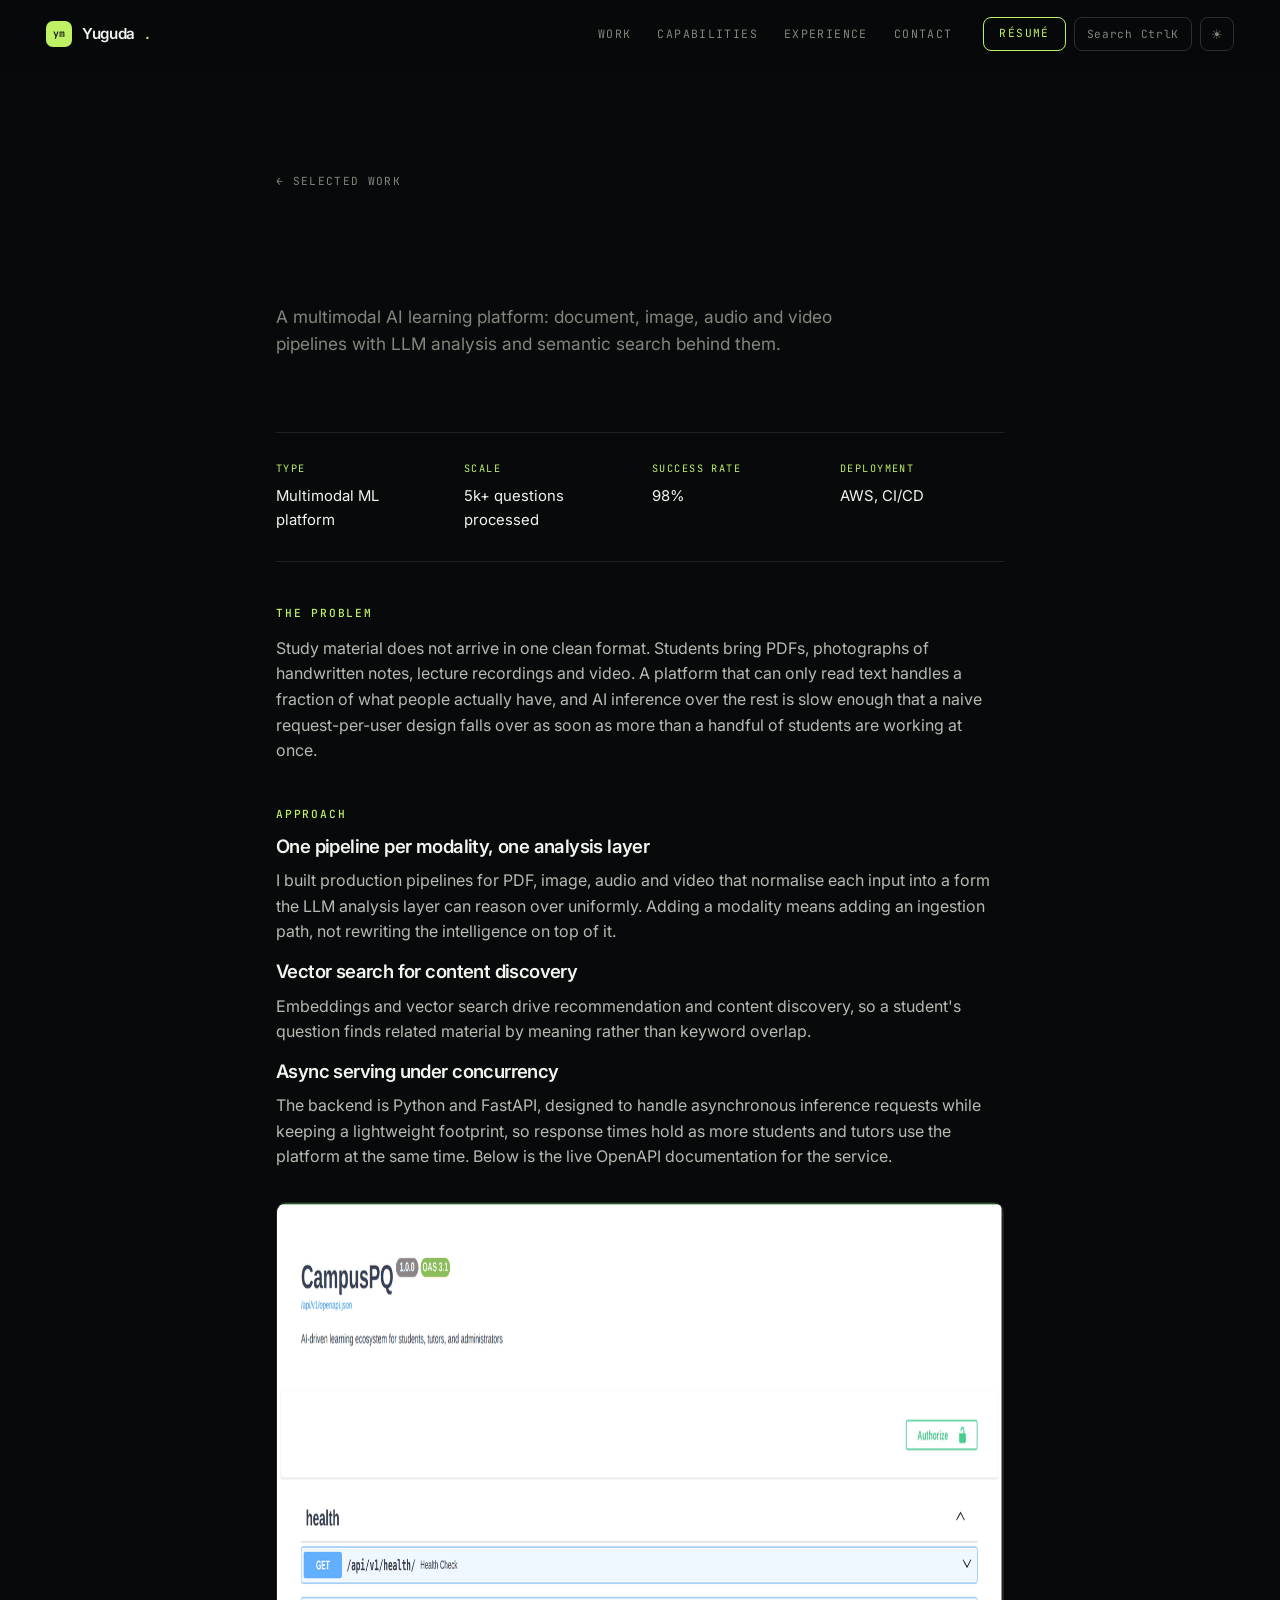
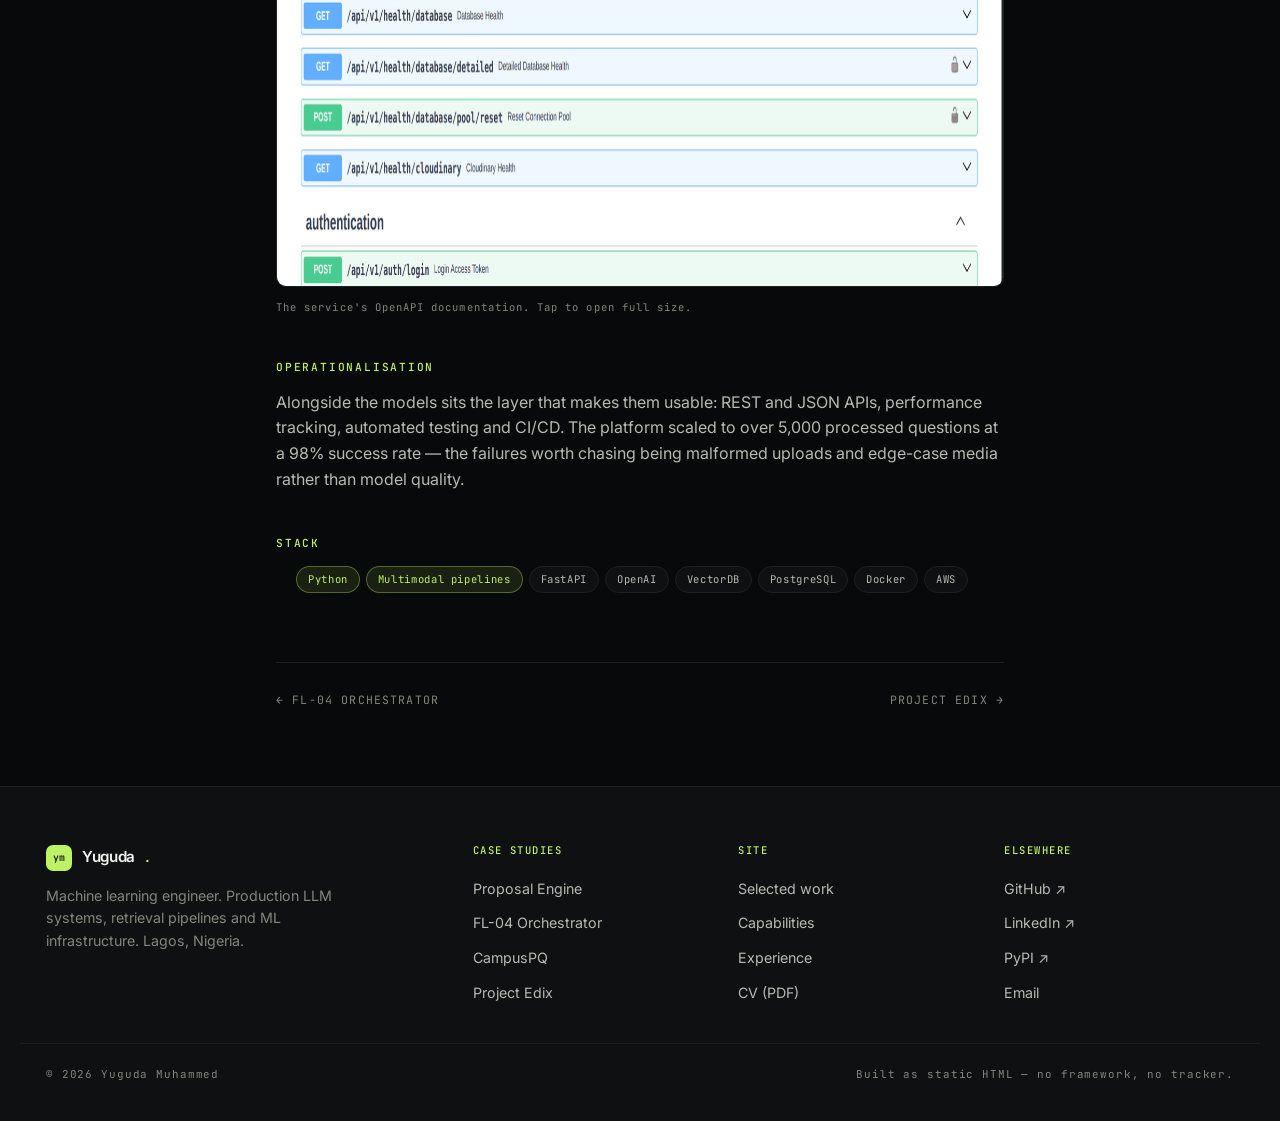
<file: campuspq.html>
<!DOCTYPE html>
<html lang="en">
<head>
<meta charset="UTF-8">
<meta name="theme-color" content="#08090A">
<meta name="viewport" content="width=device-width, initial-scale=1.0">
<title>CampusPQ — Yuguda Muhammed</title>
<link rel="canonical" href="https://yuguda.netlify.app/campuspq.html">
<link rel="icon" href="/favicon.svg" type="image/svg+xml">
<link rel="icon" href="/favicon-32.png" sizes="32x32" type="image/png">
<link rel="icon" href="/favicon-16.png" sizes="16x16" type="image/png">
<link rel="apple-touch-icon" href="/apple-touch-icon.png">
<link rel="manifest" href="/site.webmanifest">
<meta name="description" content="A multimodal AI learning platform — PDF, image, audio and video pipelines with LLM analysis and vector search, scaled to 5k+ processed questions.">
<link rel="preconnect" href="https://fonts.googleapis.com">
<link rel="preconnect" href="https://fonts.gstatic.com" crossorigin>
<link href="https://fonts.googleapis.com/css2?family=Inter:wght@400;500;600;700&family=JetBrains+Mono:wght@400;500&display=swap" rel="stylesheet">
<link rel="stylesheet" href="style.css">
</head>
<body>
<a class="skip" href="#main">Skip to content</a>

<header class="nav">
  <div class="nav-in">
    <a class="brand" href="index.html"><span class="mark">ym</span> Yuguda<span style="color:var(--accent)">.</span></a>
    <nav class="nav-links">
      <a href="index.html#work">Work</a>
      <a href="index.html#capabilities">Capabilities</a>
      <a href="index.html#experience">Experience</a>
      <a href="index.html#contact">Contact</a>
    </nav>
    <div class="nav-tools">
      <a class="btn-resume" href="MY_AI_ENG_CV.pdf" target="_blank" rel="noopener">Résumé</a>
      <button class="btn-ghost" data-cmdk-open type="button">
        <span>Search</span><span class="kbd"><span data-mod>⌘</span>K</span>
      </button>
      <button class="btn-ghost btn-icon" data-theme-toggle type="button" aria-label="Toggle theme">☀</button>
    </div>
  </div>
</header>

<main id="main"><article class="case">
  <header class="case-hero">
    <a class="back" href="index.html#work">← Selected work</a>
    <h1 data-reveal="mask">CampusPQ</h1>
    <p class="lede">A multimodal AI learning platform: document, image, audio and video pipelines with LLM analysis and semantic search behind them.</p>
  </header>

  <div class="case-facts" data-reveal>
    <div><div class="k">Type</div><div class="v">Multimodal ML platform</div></div>
    <div><div class="k">Scale</div><div class="v">5k+ questions processed</div></div>
    <div><div class="k">Success rate</div><div class="v">98%</div></div>
    <div><div class="k">Deployment</div><div class="v">AWS, CI/CD</div></div>
  </div>

  <section class="block" data-reveal>
    <h2>The problem</h2>
    <p>
      Study material does not arrive in one clean format. Students bring PDFs, photographs of
      handwritten notes, lecture recordings and video. A platform that can only read text handles a
      fraction of what people actually have, and AI inference over the rest is slow enough that a
      naive request-per-user design falls over as soon as more than a handful of students are
      working at once.
    </p>
  </section>

  <section class="block" data-reveal>
    <h2>Approach</h2>
    <h3>One pipeline per modality, one analysis layer</h3>
    <p>
      I built production pipelines for PDF, image, audio and video that normalise each input into a
      form the LLM analysis layer can reason over uniformly. Adding a modality means adding an
      ingestion path, not rewriting the intelligence on top of it.
    </p>
    <h3>Vector search for content discovery</h3>
    <p>
      Embeddings and vector search drive recommendation and content discovery, so a student's
      question finds related material by meaning rather than keyword overlap.
    </p>
    <h3>Async serving under concurrency</h3>
    <p>
      The backend is Python and FastAPI, designed to handle asynchronous inference requests while
      keeping a lightweight footprint, so response times hold as more students and tutors use the
      platform at the same time. Below is the live OpenAPI documentation for the service.
    </p>
    <figure class="figure" data-reveal>
      <a href="images/campuspq-api-docs.png" target="_blank" rel="noopener">
        <img src="images/campuspq-api-docs.png" alt="CampusPQ OpenAPI documentation showing health and authentication endpoints" loading="lazy" width="1400" height="685">
      </a>
      <figcaption>The service's OpenAPI documentation. Tap to open full size.</figcaption>
    </figure>
  </section>

  <section class="block" data-reveal>
    <h2>Operationalisation</h2>
    <p>
      Alongside the models sits the layer that makes them usable: REST and JSON APIs, performance
      tracking, automated testing and CI/CD. The platform scaled to over 5,000 processed questions
      at a 98% success rate — the failures worth chasing being malformed uploads and edge-case media
      rather than model quality.
    </p>
  </section>

  <section class="block" data-reveal>
    <h2>Stack</h2>
    <ul class="tags">
      <li class="hot">Python</li><li class="hot">Multimodal pipelines</li><li>FastAPI</li>
      <li>OpenAI</li><li>VectorDB</li><li>PostgreSQL</li><li>Docker</li><li>AWS</li>
    </ul>
  </section>
  <nav class="case-next">
    <a href="fl04.html">← FL-04 Orchestrator</a>
    <a href="edix.html">Project Edix →</a>
  </nav>
</article></main>

<footer class="foot">
  <div class="foot-in">
    <div>
      <a class="brand" href="index.html"><span class="mark">ym</span> Yuguda<span style="color:var(--accent)">.</span></a>
      <p class="blurb">Machine learning engineer. Production LLM systems, retrieval pipelines and ML infrastructure. Lagos, Nigeria.</p>
    </div>
    <div>
      <h4>Case studies</h4>
      <ul>
        <li><a href="proposal.html">Proposal Engine</a></li>
        <li><a href="fl04.html">FL-04 Orchestrator</a></li>
        <li><a href="campuspq.html">CampusPQ</a></li>
        <li><a href="edix.html">Project Edix</a></li>
      </ul>
    </div>
    <div>
      <h4>Site</h4>
      <ul>
        <li><a href="index.html#work">Selected work</a></li>
        <li><a href="index.html#capabilities">Capabilities</a></li>
        <li><a href="index.html#experience">Experience</a></li>
        <li><a href="MY_AI_ENG_CV.pdf" target="_blank" rel="noopener">CV (PDF)</a></li>
      </ul>
    </div>
    <div>
      <h4>Elsewhere</h4>
      <ul>
        <li><a href="https://github.com/Yuguda999" target="_blank" rel="noopener">GitHub ↗</a></li>
        <li><a href="https://linkedin.com/in/yuguda" target="_blank" rel="noopener">LinkedIn ↗</a></li>
        <li><a href="https://pypi.org/project/devmemory" target="_blank" rel="noopener">PyPI ↗</a></li>
        <li><a href="mailto:elemenx93@gmail.com">Email</a></li>
      </ul>
    </div>
  </div>
  <div class="foot-bar">
    <span>© 2026 Yuguda Muhammed</span>
    <span>Built as static HTML — no framework, no tracker.</span>
  </div>
</footer>

<div class="cmdk" data-cmdk hidden role="dialog" aria-modal="true" aria-label="Search">
  <div class="cmdk-panel">
    <input type="text" placeholder="Jump to a page or project…" aria-label="Search pages and projects">
    <ul class="cmdk-list">
      <li><a href="index.html">Home <span class="hint">page</span></a></li>
      <li><a href="proposal.html">Proposal Generation Engine <span class="hint">case study</span></a></li>
      <li><a href="fl04.html">FL-04 Orchestrator <span class="hint">case study</span></a></li>
      <li><a href="campuspq.html">CampusPQ <span class="hint">case study</span></a></li>
      <li><a href="edix.html">Project Edix <span class="hint">case study</span></a></li>
      <li><a href="index.html#more">More projects <span class="hint">section</span></a></li>
      <li><a href="https://github.com/Yuguda999/devmemory" target="_blank" rel="noopener">DevMemory <span class="hint">github</span></a></li>
      <li><a href="https://github.com/Yuguda999/eeva" target="_blank" rel="noopener">Eeva <span class="hint">github</span></a></li>
      <li><a href="MY_AI_ENG_CV.pdf" target="_blank" rel="noopener">Download CV <span class="hint">pdf</span></a></li>
      <li><a href="mailto:elemenx93@gmail.com">Email <span class="hint">contact</span></a></li>
    </ul>
    <div class="cmdk-empty" hidden>No matches.</div>
  </div>
</div>

<script src="app.js"></script>
</body>
</html>
</file>
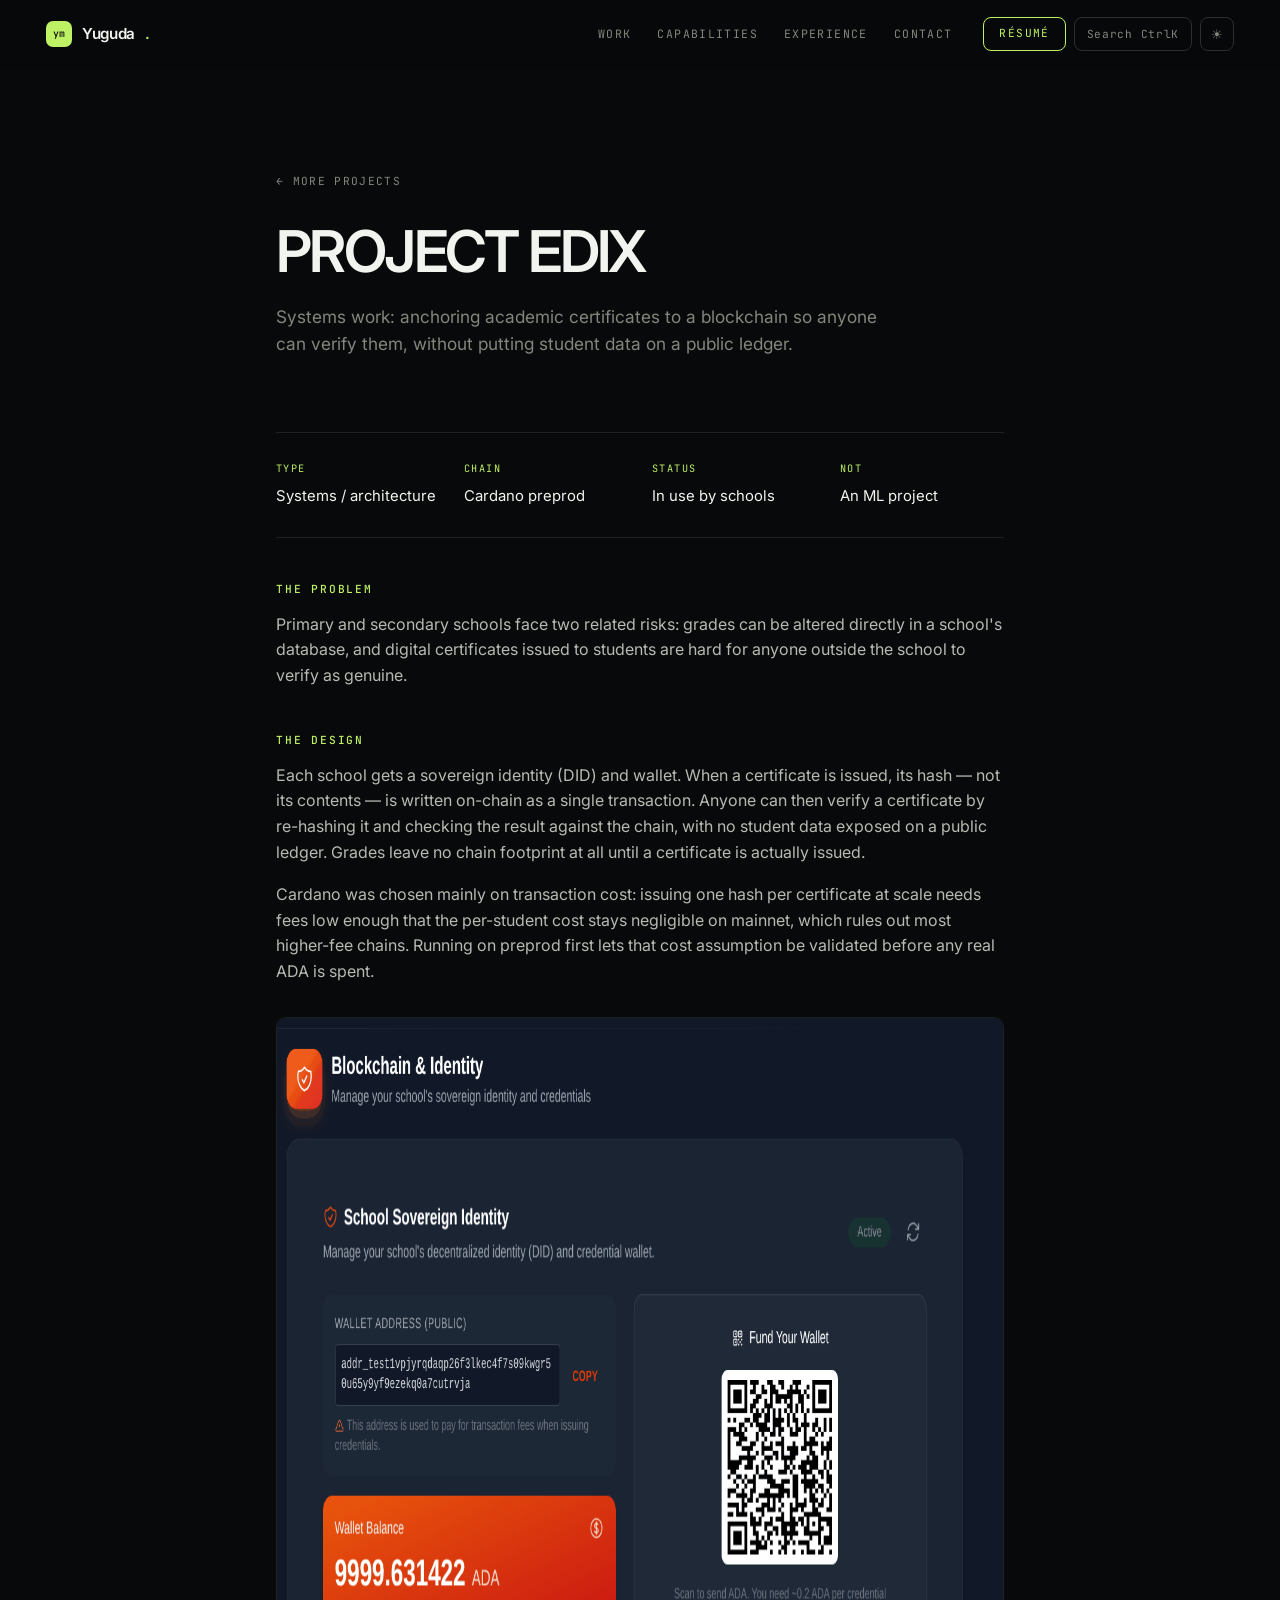
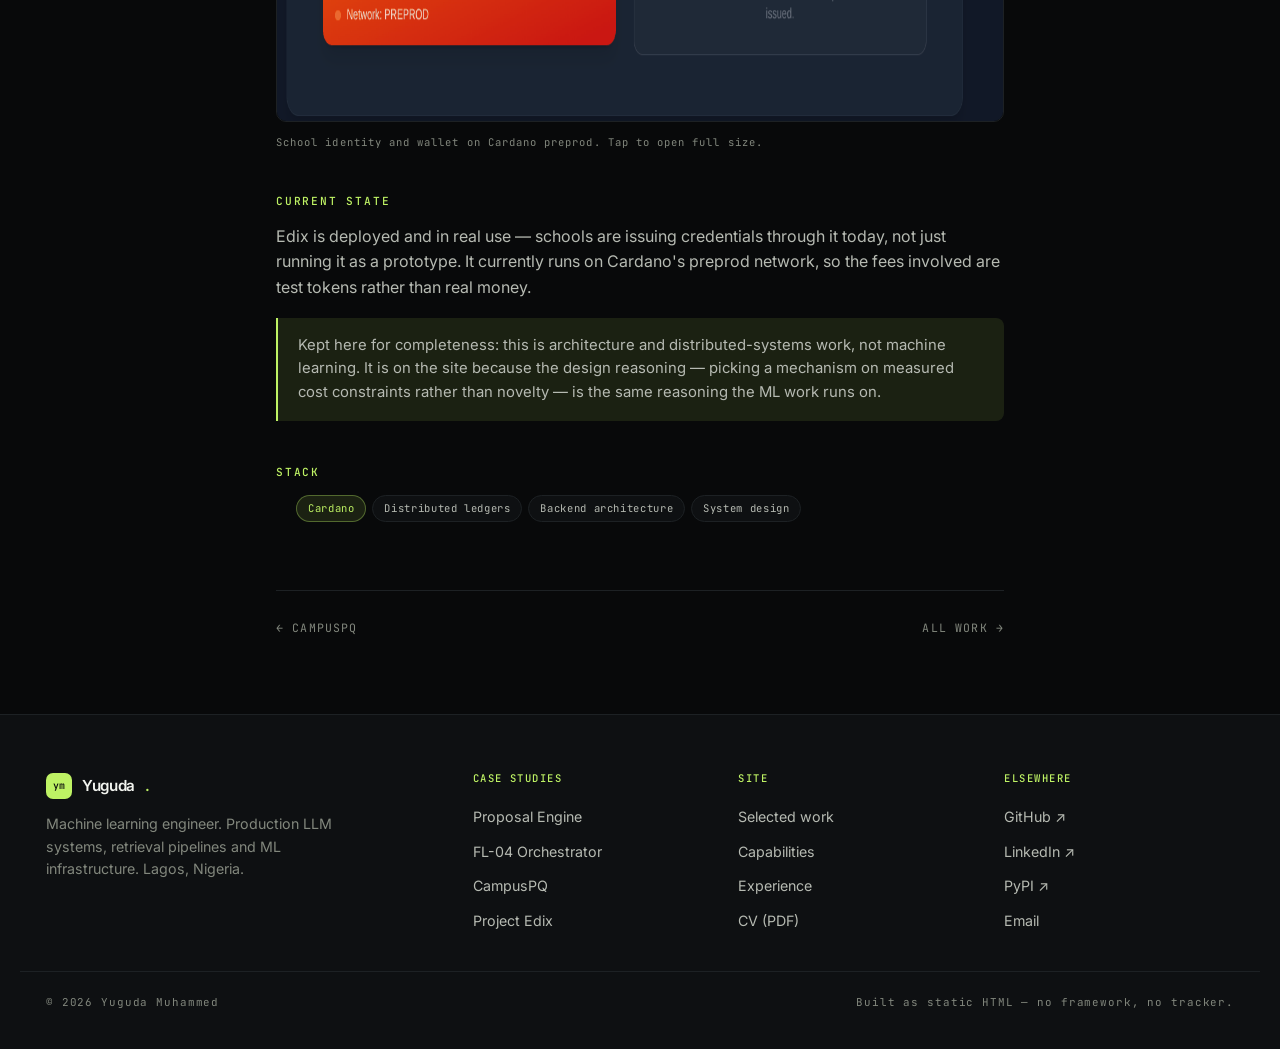
<file: edix.html>
<!DOCTYPE html>
<html lang="en">
<head>
<meta charset="UTF-8">
<meta name="theme-color" content="#08090A">
<meta name="viewport" content="width=device-width, initial-scale=1.0">
<title>Project Edix — Yuguda Muhammed</title>
<link rel="canonical" href="https://yuguda.netlify.app/edix.html">
<link rel="icon" href="/favicon.svg" type="image/svg+xml">
<link rel="icon" href="/favicon-32.png" sizes="32x32" type="image/png">
<link rel="icon" href="/favicon-16.png" sizes="16x16" type="image/png">
<link rel="apple-touch-icon" href="/apple-touch-icon.png">
<link rel="manifest" href="/site.webmanifest">
<meta name="description" content="School management platform anchoring academic certificates to the Cardano blockchain so they can be verified without exposing student data.">
<link rel="preconnect" href="https://fonts.googleapis.com">
<link rel="preconnect" href="https://fonts.gstatic.com" crossorigin>
<link href="https://fonts.googleapis.com/css2?family=Inter:wght@400;500;600;700&family=JetBrains+Mono:wght@400;500&display=swap" rel="stylesheet">
<link rel="stylesheet" href="style.css">
</head>
<body>
<a class="skip" href="#main">Skip to content</a>

<header class="nav">
  <div class="nav-in">
    <a class="brand" href="index.html"><span class="mark">ym</span> Yuguda<span style="color:var(--accent)">.</span></a>
    <nav class="nav-links">
      <a href="index.html#work">Work</a>
      <a href="index.html#capabilities">Capabilities</a>
      <a href="index.html#experience">Experience</a>
      <a href="index.html#contact">Contact</a>
    </nav>
    <div class="nav-tools">
      <a class="btn-resume" href="MY_AI_ENG_CV.pdf" target="_blank" rel="noopener">Résumé</a>
      <button class="btn-ghost" data-cmdk-open type="button">
        <span>Search</span><span class="kbd"><span data-mod>⌘</span>K</span>
      </button>
      <button class="btn-ghost btn-icon" data-theme-toggle type="button" aria-label="Toggle theme">☀</button>
    </div>
  </div>
</header>

<main id="main"><article class="case">
  <header class="case-hero">
    <a class="back" href="index.html#more">← More projects</a>
    <h1 data-reveal="mask">Project Edix</h1>
    <p class="lede">Systems work: anchoring academic certificates to a blockchain so anyone can verify them, without putting student data on a public ledger.</p>
  </header>

  <div class="case-facts" data-reveal>
    <div><div class="k">Type</div><div class="v">Systems / architecture</div></div>
    <div><div class="k">Chain</div><div class="v">Cardano preprod</div></div>
    <div><div class="k">Status</div><div class="v">In use by schools</div></div>
    <div><div class="k">Not</div><div class="v">An ML project</div></div>
  </div>

  <section class="block" data-reveal>
    <h2>The problem</h2>
    <p>
      Primary and secondary schools face two related risks: grades can be altered directly in a
      school's database, and digital certificates issued to students are hard for anyone outside
      the school to verify as genuine.
    </p>
  </section>

  <section class="block" data-reveal>
    <h2>The design</h2>
    <p>
      Each school gets a sovereign identity (DID) and wallet. When a certificate is issued, its
      hash — not its contents — is written on-chain as a single transaction. Anyone can then verify
      a certificate by re-hashing it and checking the result against the chain, with no student data
      exposed on a public ledger. Grades leave no chain footprint at all until a certificate is
      actually issued.
    </p>
    <p>
      Cardano was chosen mainly on transaction cost: issuing one hash per certificate at scale needs
      fees low enough that the per-student cost stays negligible on mainnet, which rules out most
      higher-fee chains. Running on preprod first lets that cost assumption be validated before any
      real ADA is spent.
    </p>
    <figure class="figure" data-reveal>
      <a href="images/edix-blockchain-identity.png" target="_blank" rel="noopener">
        <img src="images/edix-blockchain-identity.png" alt="Edix school sovereign identity screen showing wallet address and balance on Cardano preprod" loading="lazy" width="1215" height="705">
      </a>
      <figcaption>School identity and wallet on Cardano preprod. Tap to open full size.</figcaption>
    </figure>
  </section>

  <section class="block" data-reveal>
    <h2>Current state</h2>
    <p>
      Edix is deployed and in real use — schools are issuing credentials through it today, not just
      running it as a prototype. It currently runs on Cardano's preprod network, so the fees
      involved are test tokens rather than real money.
    </p>
    <p class="note">
      Kept here for completeness: this is architecture and distributed-systems work, not machine
      learning. It is on the site because the design reasoning — picking a mechanism on measured
      cost constraints rather than novelty — is the same reasoning the ML work runs on.
    </p>
  </section>

  <section class="block" data-reveal>
    <h2>Stack</h2>
    <ul class="tags">
      <li class="hot">Cardano</li><li>Distributed ledgers</li><li>Backend architecture</li>
      <li>System design</li>
    </ul>
  </section>
  <nav class="case-next">
    <a href="campuspq.html">← CampusPQ</a>
    <a href="index.html#work">All work →</a>
  </nav>
</article></main>

<footer class="foot">
  <div class="foot-in">
    <div>
      <a class="brand" href="index.html"><span class="mark">ym</span> Yuguda<span style="color:var(--accent)">.</span></a>
      <p class="blurb">Machine learning engineer. Production LLM systems, retrieval pipelines and ML infrastructure. Lagos, Nigeria.</p>
    </div>
    <div>
      <h4>Case studies</h4>
      <ul>
        <li><a href="proposal.html">Proposal Engine</a></li>
        <li><a href="fl04.html">FL-04 Orchestrator</a></li>
        <li><a href="campuspq.html">CampusPQ</a></li>
        <li><a href="edix.html">Project Edix</a></li>
      </ul>
    </div>
    <div>
      <h4>Site</h4>
      <ul>
        <li><a href="index.html#work">Selected work</a></li>
        <li><a href="index.html#capabilities">Capabilities</a></li>
        <li><a href="index.html#experience">Experience</a></li>
        <li><a href="MY_AI_ENG_CV.pdf" target="_blank" rel="noopener">CV (PDF)</a></li>
      </ul>
    </div>
    <div>
      <h4>Elsewhere</h4>
      <ul>
        <li><a href="https://github.com/Yuguda999" target="_blank" rel="noopener">GitHub ↗</a></li>
        <li><a href="https://linkedin.com/in/yuguda" target="_blank" rel="noopener">LinkedIn ↗</a></li>
        <li><a href="https://pypi.org/project/devmemory" target="_blank" rel="noopener">PyPI ↗</a></li>
        <li><a href="mailto:elemenx93@gmail.com">Email</a></li>
      </ul>
    </div>
  </div>
  <div class="foot-bar">
    <span>© 2026 Yuguda Muhammed</span>
    <span>Built as static HTML — no framework, no tracker.</span>
  </div>
</footer>

<div class="cmdk" data-cmdk hidden role="dialog" aria-modal="true" aria-label="Search">
  <div class="cmdk-panel">
    <input type="text" placeholder="Jump to a page or project…" aria-label="Search pages and projects">
    <ul class="cmdk-list">
      <li><a href="index.html">Home <span class="hint">page</span></a></li>
      <li><a href="proposal.html">Proposal Generation Engine <span class="hint">case study</span></a></li>
      <li><a href="fl04.html">FL-04 Orchestrator <span class="hint">case study</span></a></li>
      <li><a href="campuspq.html">CampusPQ <span class="hint">case study</span></a></li>
      <li><a href="edix.html">Project Edix <span class="hint">case study</span></a></li>
      <li><a href="index.html#more">More projects <span class="hint">section</span></a></li>
      <li><a href="https://github.com/Yuguda999/devmemory" target="_blank" rel="noopener">DevMemory <span class="hint">github</span></a></li>
      <li><a href="https://github.com/Yuguda999/eeva" target="_blank" rel="noopener">Eeva <span class="hint">github</span></a></li>
      <li><a href="MY_AI_ENG_CV.pdf" target="_blank" rel="noopener">Download CV <span class="hint">pdf</span></a></li>
      <li><a href="mailto:elemenx93@gmail.com">Email <span class="hint">contact</span></a></li>
    </ul>
    <div class="cmdk-empty" hidden>No matches.</div>
  </div>
</div>

<script src="app.js"></script>
</body>
</html>
</file>
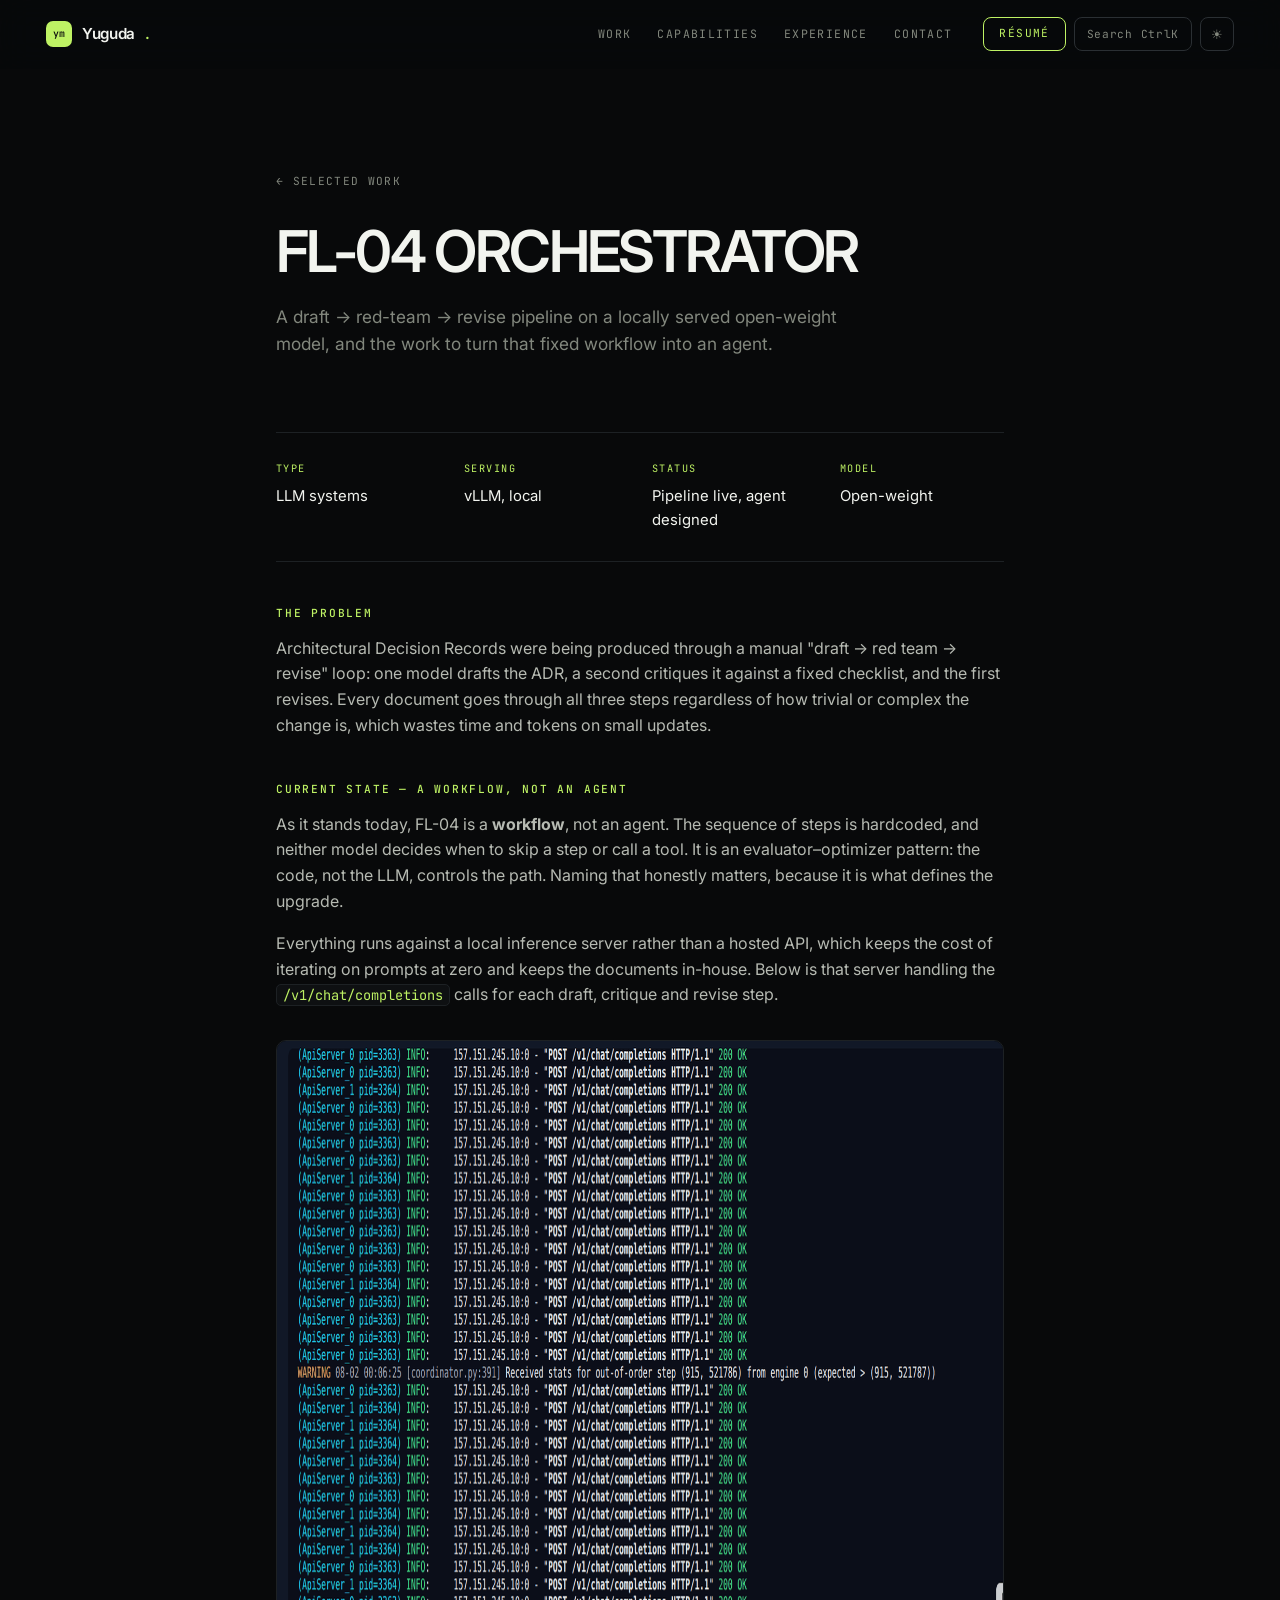
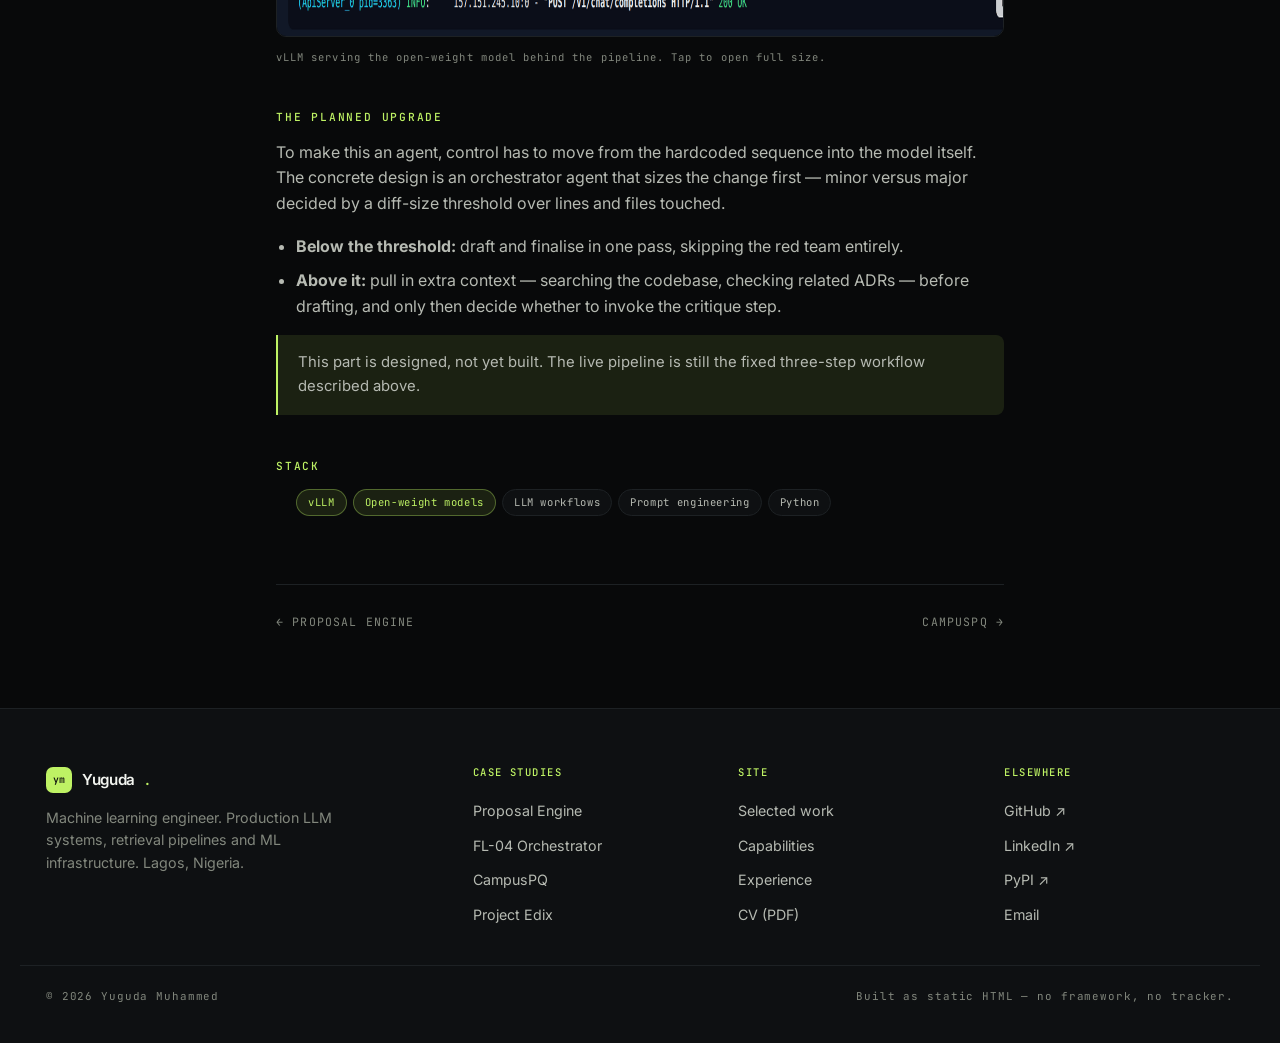
<file: fl04.html>
<!DOCTYPE html>
<html lang="en">
<head>
<meta charset="UTF-8">
<meta name="theme-color" content="#08090A">
<meta name="viewport" content="width=device-width, initial-scale=1.0">
<title>FL-04 Orchestrator — Yuguda Muhammed</title>
<link rel="canonical" href="https://yuguda.netlify.app/fl04.html">
<link rel="icon" href="/favicon.svg" type="image/svg+xml">
<link rel="icon" href="/favicon-32.png" sizes="32x32" type="image/png">
<link rel="icon" href="/favicon-16.png" sizes="16x16" type="image/png">
<link rel="apple-touch-icon" href="/apple-touch-icon.png">
<link rel="manifest" href="/site.webmanifest">
<meta name="description" content="Turning a fixed draft/red-team/revise LLM documentation pipeline into an orchestrator agent, served on a local open-weight model.">
<link rel="preconnect" href="https://fonts.googleapis.com">
<link rel="preconnect" href="https://fonts.gstatic.com" crossorigin>
<link href="https://fonts.googleapis.com/css2?family=Inter:wght@400;500;600;700&family=JetBrains+Mono:wght@400;500&display=swap" rel="stylesheet">
<link rel="stylesheet" href="style.css">
</head>
<body>
<a class="skip" href="#main">Skip to content</a>

<header class="nav">
  <div class="nav-in">
    <a class="brand" href="index.html"><span class="mark">ym</span> Yuguda<span style="color:var(--accent)">.</span></a>
    <nav class="nav-links">
      <a href="index.html#work">Work</a>
      <a href="index.html#capabilities">Capabilities</a>
      <a href="index.html#experience">Experience</a>
      <a href="index.html#contact">Contact</a>
    </nav>
    <div class="nav-tools">
      <a class="btn-resume" href="MY_AI_ENG_CV.pdf" target="_blank" rel="noopener">Résumé</a>
      <button class="btn-ghost" data-cmdk-open type="button">
        <span>Search</span><span class="kbd"><span data-mod>⌘</span>K</span>
      </button>
      <button class="btn-ghost btn-icon" data-theme-toggle type="button" aria-label="Toggle theme">☀</button>
    </div>
  </div>
</header>

<main id="main"><article class="case">
  <header class="case-hero">
    <a class="back" href="index.html#work">← Selected work</a>
    <h1 data-reveal="mask">FL-04 Orchestrator</h1>
    <p class="lede">A draft → red-team → revise pipeline on a locally served open-weight model, and the work to turn that fixed workflow into an agent.</p>
  </header>

  <div class="case-facts" data-reveal>
    <div><div class="k">Type</div><div class="v">LLM systems</div></div>
    <div><div class="k">Serving</div><div class="v">vLLM, local</div></div>
    <div><div class="k">Status</div><div class="v">Pipeline live, agent designed</div></div>
    <div><div class="k">Model</div><div class="v">Open-weight</div></div>
  </div>

  <section class="block" data-reveal>
    <h2>The problem</h2>
    <p>
      Architectural Decision Records were being produced through a manual
      "draft → red team → revise" loop: one model drafts the ADR, a second critiques it against a
      fixed checklist, and the first revises. Every document goes through all three steps
      regardless of how trivial or complex the change is, which wastes time and tokens on small
      updates.
    </p>
  </section>

  <section class="block" data-reveal>
    <h2>Current state — a workflow, not an agent</h2>
    <p>
      As it stands today, FL-04 is a <strong>workflow</strong>, not an agent. The sequence of steps
      is hardcoded, and neither model decides when to skip a step or call a tool. It is an
      evaluator–optimizer pattern: the code, not the LLM, controls the path. Naming that honestly
      matters, because it is what defines the upgrade.
    </p>
    <p>
      Everything runs against a local inference server rather than a hosted API, which keeps the
      cost of iterating on prompts at zero and keeps the documents in-house. Below is that server
      handling the <code>/v1/chat/completions</code> calls for each draft, critique and revise step.
    </p>
    <figure class="figure" data-reveal>
      <a href="images/fl04-vllm-logs.png" target="_blank" rel="noopener">
        <img src="images/fl04-vllm-logs.png" alt="vLLM inference server logs showing successful chat completion requests" loading="lazy" width="1400" height="597">
      </a>
      <figcaption>vLLM serving the open-weight model behind the pipeline. Tap to open full size.</figcaption>
    </figure>
  </section>

  <section class="block" data-reveal>
    <h2>The planned upgrade</h2>
    <p>
      To make this an agent, control has to move from the hardcoded sequence into the model itself.
      The concrete design is an orchestrator agent that sizes the change first — minor versus major
      decided by a diff-size threshold over lines and files touched.
    </p>
    <ul>
      <li><strong>Below the threshold:</strong> draft and finalise in one pass, skipping the red team entirely.</li>
      <li><strong>Above it:</strong> pull in extra context — searching the codebase, checking related ADRs — before drafting, and only then decide whether to invoke the critique step.</li>
    </ul>
    <p class="note">
      This part is designed, not yet built. The live pipeline is still the fixed three-step
      workflow described above.
    </p>
  </section>

  <section class="block" data-reveal>
    <h2>Stack</h2>
    <ul class="tags">
      <li class="hot">vLLM</li><li class="hot">Open-weight models</li><li>LLM workflows</li>
      <li>Prompt engineering</li><li>Python</li>
    </ul>
  </section>
  <nav class="case-next">
    <a href="proposal.html">← Proposal Engine</a>
    <a href="campuspq.html">CampusPQ →</a>
  </nav>
</article></main>

<footer class="foot">
  <div class="foot-in">
    <div>
      <a class="brand" href="index.html"><span class="mark">ym</span> Yuguda<span style="color:var(--accent)">.</span></a>
      <p class="blurb">Machine learning engineer. Production LLM systems, retrieval pipelines and ML infrastructure. Lagos, Nigeria.</p>
    </div>
    <div>
      <h4>Case studies</h4>
      <ul>
        <li><a href="proposal.html">Proposal Engine</a></li>
        <li><a href="fl04.html">FL-04 Orchestrator</a></li>
        <li><a href="campuspq.html">CampusPQ</a></li>
        <li><a href="edix.html">Project Edix</a></li>
      </ul>
    </div>
    <div>
      <h4>Site</h4>
      <ul>
        <li><a href="index.html#work">Selected work</a></li>
        <li><a href="index.html#capabilities">Capabilities</a></li>
        <li><a href="index.html#experience">Experience</a></li>
        <li><a href="MY_AI_ENG_CV.pdf" target="_blank" rel="noopener">CV (PDF)</a></li>
      </ul>
    </div>
    <div>
      <h4>Elsewhere</h4>
      <ul>
        <li><a href="https://github.com/Yuguda999" target="_blank" rel="noopener">GitHub ↗</a></li>
        <li><a href="https://linkedin.com/in/yuguda" target="_blank" rel="noopener">LinkedIn ↗</a></li>
        <li><a href="https://pypi.org/project/devmemory" target="_blank" rel="noopener">PyPI ↗</a></li>
        <li><a href="mailto:elemenx93@gmail.com">Email</a></li>
      </ul>
    </div>
  </div>
  <div class="foot-bar">
    <span>© 2026 Yuguda Muhammed</span>
    <span>Built as static HTML — no framework, no tracker.</span>
  </div>
</footer>

<div class="cmdk" data-cmdk hidden role="dialog" aria-modal="true" aria-label="Search">
  <div class="cmdk-panel">
    <input type="text" placeholder="Jump to a page or project…" aria-label="Search pages and projects">
    <ul class="cmdk-list">
      <li><a href="index.html">Home <span class="hint">page</span></a></li>
      <li><a href="proposal.html">Proposal Generation Engine <span class="hint">case study</span></a></li>
      <li><a href="fl04.html">FL-04 Orchestrator <span class="hint">case study</span></a></li>
      <li><a href="campuspq.html">CampusPQ <span class="hint">case study</span></a></li>
      <li><a href="edix.html">Project Edix <span class="hint">case study</span></a></li>
      <li><a href="index.html#more">More projects <span class="hint">section</span></a></li>
      <li><a href="https://github.com/Yuguda999/devmemory" target="_blank" rel="noopener">DevMemory <span class="hint">github</span></a></li>
      <li><a href="https://github.com/Yuguda999/eeva" target="_blank" rel="noopener">Eeva <span class="hint">github</span></a></li>
      <li><a href="MY_AI_ENG_CV.pdf" target="_blank" rel="noopener">Download CV <span class="hint">pdf</span></a></li>
      <li><a href="mailto:elemenx93@gmail.com">Email <span class="hint">contact</span></a></li>
    </ul>
    <div class="cmdk-empty" hidden>No matches.</div>
  </div>
</div>

<script src="app.js"></script>
</body>
</html>
</file>
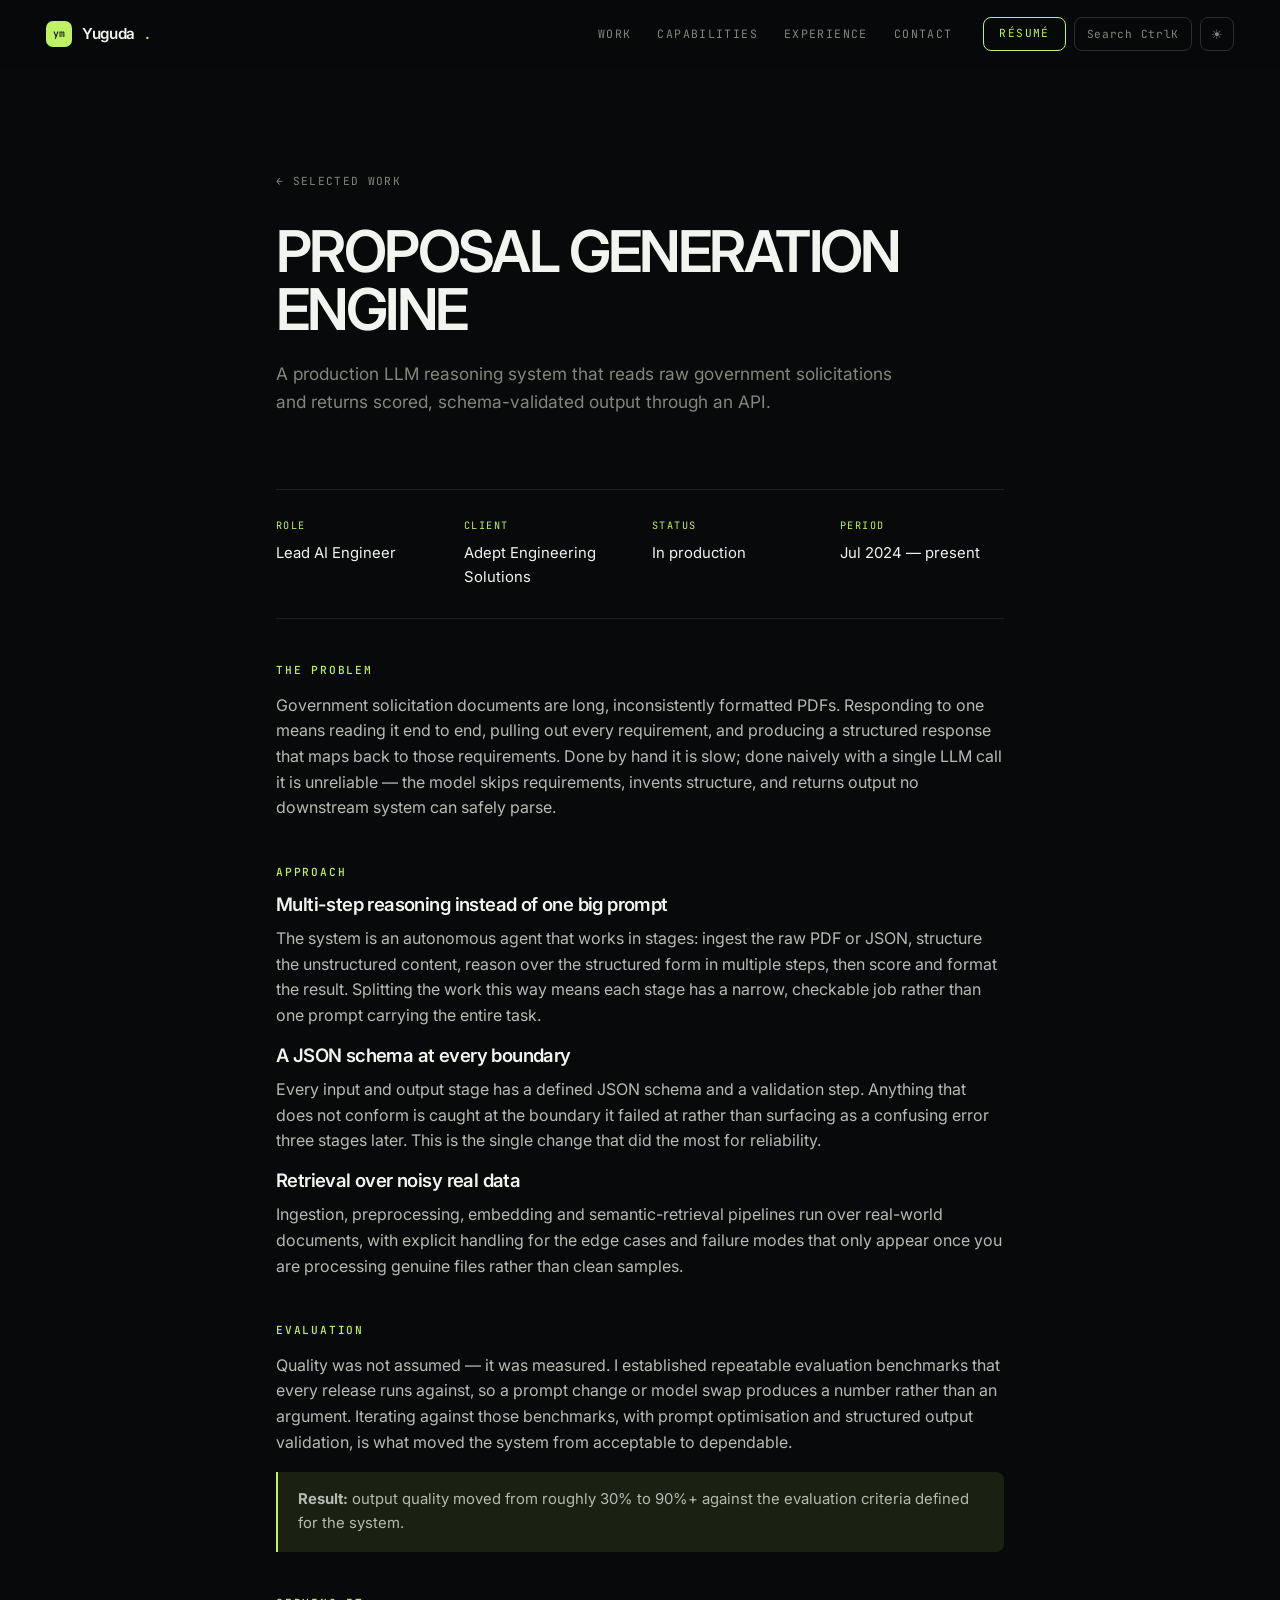
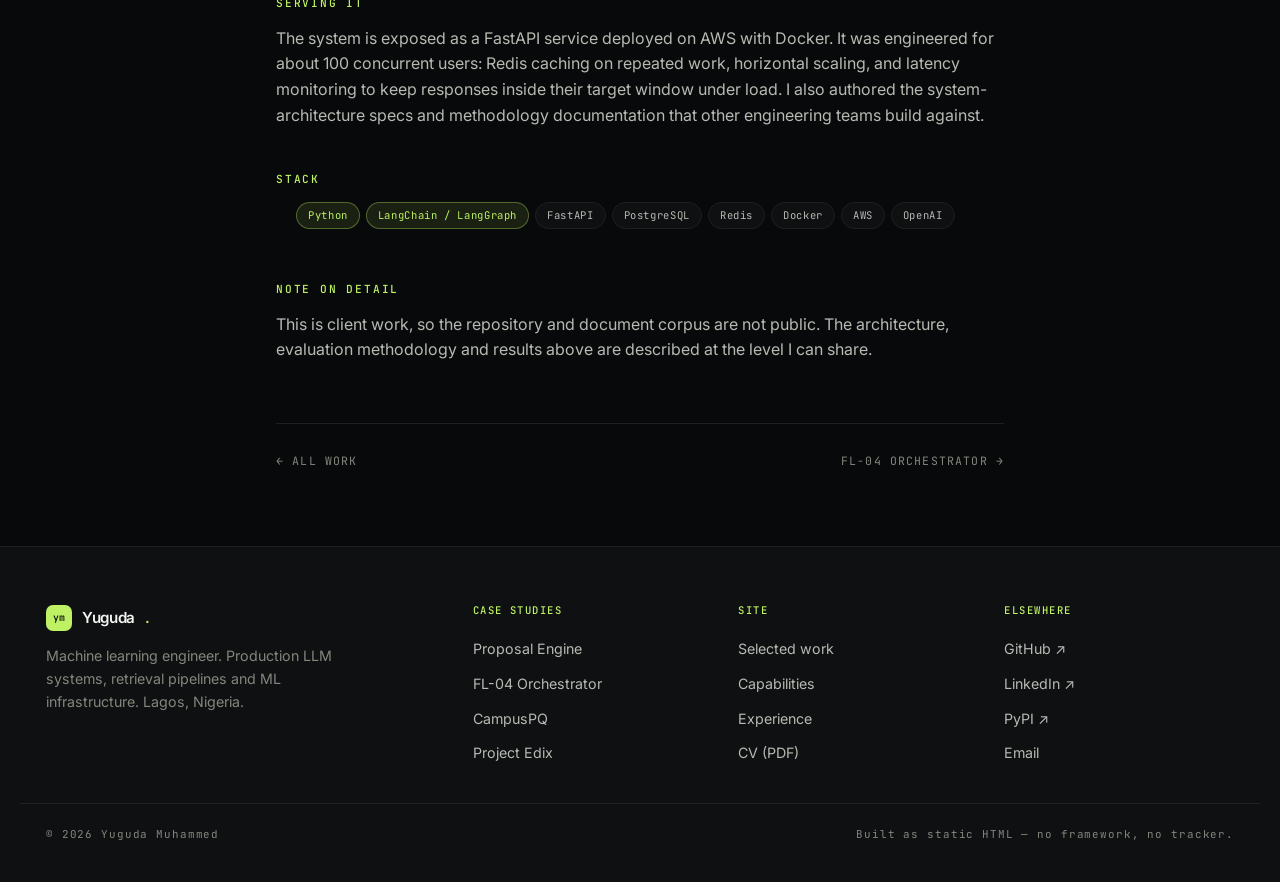
<file: proposal.html>
<!DOCTYPE html>
<html lang="en">
<head>
<meta charset="UTF-8">
<meta name="theme-color" content="#08090A">
<meta name="viewport" content="width=device-width, initial-scale=1.0">
<title>Proposal Generation Engine — Yuguda Muhammed</title>
<link rel="canonical" href="https://yuguda.netlify.app/proposal.html">
<link rel="icon" href="/favicon.svg" type="image/svg+xml">
<link rel="icon" href="/favicon-32.png" sizes="32x32" type="image/png">
<link rel="icon" href="/favicon-16.png" sizes="16x16" type="image/png">
<link rel="apple-touch-icon" href="/apple-touch-icon.png">
<link rel="manifest" href="/site.webmanifest">
<meta name="description" content="A production LLM reasoning system that ingests government solicitation documents and returns scored, schema-validated proposal output.">
<link rel="preconnect" href="https://fonts.googleapis.com">
<link rel="preconnect" href="https://fonts.gstatic.com" crossorigin>
<link href="https://fonts.googleapis.com/css2?family=Inter:wght@400;500;600;700&family=JetBrains+Mono:wght@400;500&display=swap" rel="stylesheet">
<link rel="stylesheet" href="style.css">
</head>
<body>
<a class="skip" href="#main">Skip to content</a>

<header class="nav">
  <div class="nav-in">
    <a class="brand" href="index.html"><span class="mark">ym</span> Yuguda<span style="color:var(--accent)">.</span></a>
    <nav class="nav-links">
      <a href="index.html#work">Work</a>
      <a href="index.html#capabilities">Capabilities</a>
      <a href="index.html#experience">Experience</a>
      <a href="index.html#contact">Contact</a>
    </nav>
    <div class="nav-tools">
      <a class="btn-resume" href="MY_AI_ENG_CV.pdf" target="_blank" rel="noopener">Résumé</a>
      <button class="btn-ghost" data-cmdk-open type="button">
        <span>Search</span><span class="kbd"><span data-mod>⌘</span>K</span>
      </button>
      <button class="btn-ghost btn-icon" data-theme-toggle type="button" aria-label="Toggle theme">☀</button>
    </div>
  </div>
</header>

<main id="main"><article class="case">
  <header class="case-hero">
    <a class="back" href="index.html#work">← Selected work</a>
    <h1 data-reveal="mask">Proposal Generation Engine</h1>
    <p class="lede">A production LLM reasoning system that reads raw government solicitations and returns scored, schema-validated output through an API.</p>
  </header>

  <div class="case-facts" data-reveal>
    <div><div class="k">Role</div><div class="v">Lead AI Engineer</div></div>
    <div><div class="k">Client</div><div class="v">Adept Engineering Solutions</div></div>
    <div><div class="k">Status</div><div class="v">In production</div></div>
    <div><div class="k">Period</div><div class="v">Jul 2024 — present</div></div>
  </div>

  <section class="block" data-reveal>
    <h2>The problem</h2>
    <p>
      Government solicitation documents are long, inconsistently formatted PDFs. Responding to one
      means reading it end to end, pulling out every requirement, and producing a structured
      response that maps back to those requirements. Done by hand it is slow; done naively with a
      single LLM call it is unreliable — the model skips requirements, invents structure, and
      returns output no downstream system can safely parse.
    </p>
  </section>

  <section class="block" data-reveal>
    <h2>Approach</h2>
    <h3>Multi-step reasoning instead of one big prompt</h3>
    <p>
      The system is an autonomous agent that works in stages: ingest the raw PDF or JSON, structure
      the unstructured content, reason over the structured form in multiple steps, then score and
      format the result. Splitting the work this way means each stage has a narrow, checkable job
      rather than one prompt carrying the entire task.
    </p>
    <h3>A JSON schema at every boundary</h3>
    <p>
      Every input and output stage has a defined JSON schema and a validation step. Anything that
      does not conform is caught at the boundary it failed at rather than surfacing as a confusing
      error three stages later. This is the single change that did the most for reliability.
    </p>
    <h3>Retrieval over noisy real data</h3>
    <p>
      Ingestion, preprocessing, embedding and semantic-retrieval pipelines run over real-world
      documents, with explicit handling for the edge cases and failure modes that only appear once
      you are processing genuine files rather than clean samples.
    </p>
  </section>

  <section class="block" data-reveal>
    <h2>Evaluation</h2>
    <p>
      Quality was not assumed — it was measured. I established repeatable evaluation benchmarks
      that every release runs against, so a prompt change or model swap produces a number rather
      than an argument. Iterating against those benchmarks, with prompt optimisation and structured
      output validation, is what moved the system from acceptable to dependable.
    </p>
    <p class="note">
      <strong>Result:</strong> output quality moved from roughly 30% to 90%+ against the evaluation
      criteria defined for the system.
    </p>
  </section>

  <section class="block" data-reveal>
    <h2>Serving it</h2>
    <p>
      The system is exposed as a FastAPI service deployed on AWS with Docker. It was engineered for
      about 100 concurrent users: Redis caching on repeated work, horizontal scaling, and latency
      monitoring to keep responses inside their target window under load. I also authored the
      system-architecture specs and methodology documentation that other engineering teams build
      against.
    </p>
  </section>

  <section class="block" data-reveal>
    <h2>Stack</h2>
    <ul class="tags">
      <li class="hot">Python</li><li class="hot">LangChain / LangGraph</li><li>FastAPI</li>
      <li>PostgreSQL</li><li>Redis</li><li>Docker</li><li>AWS</li><li>OpenAI</li>
    </ul>
  </section>

  <section class="block" data-reveal>
    <h2>Note on detail</h2>
    <p>
      This is client work, so the repository and document corpus are not public. The architecture,
      evaluation methodology and results above are described at the level I can share.
    </p>
  </section>
  <nav class="case-next">
    <a href="index.html#work">← All work</a>
    <a href="fl04.html">FL-04 Orchestrator →</a>
  </nav>
</article></main>

<footer class="foot">
  <div class="foot-in">
    <div>
      <a class="brand" href="index.html"><span class="mark">ym</span> Yuguda<span style="color:var(--accent)">.</span></a>
      <p class="blurb">Machine learning engineer. Production LLM systems, retrieval pipelines and ML infrastructure. Lagos, Nigeria.</p>
    </div>
    <div>
      <h4>Case studies</h4>
      <ul>
        <li><a href="proposal.html">Proposal Engine</a></li>
        <li><a href="fl04.html">FL-04 Orchestrator</a></li>
        <li><a href="campuspq.html">CampusPQ</a></li>
        <li><a href="edix.html">Project Edix</a></li>
      </ul>
    </div>
    <div>
      <h4>Site</h4>
      <ul>
        <li><a href="index.html#work">Selected work</a></li>
        <li><a href="index.html#capabilities">Capabilities</a></li>
        <li><a href="index.html#experience">Experience</a></li>
        <li><a href="MY_AI_ENG_CV.pdf" target="_blank" rel="noopener">CV (PDF)</a></li>
      </ul>
    </div>
    <div>
      <h4>Elsewhere</h4>
      <ul>
        <li><a href="https://github.com/Yuguda999" target="_blank" rel="noopener">GitHub ↗</a></li>
        <li><a href="https://linkedin.com/in/yuguda" target="_blank" rel="noopener">LinkedIn ↗</a></li>
        <li><a href="https://pypi.org/project/devmemory" target="_blank" rel="noopener">PyPI ↗</a></li>
        <li><a href="mailto:elemenx93@gmail.com">Email</a></li>
      </ul>
    </div>
  </div>
  <div class="foot-bar">
    <span>© 2026 Yuguda Muhammed</span>
    <span>Built as static HTML — no framework, no tracker.</span>
  </div>
</footer>

<div class="cmdk" data-cmdk hidden role="dialog" aria-modal="true" aria-label="Search">
  <div class="cmdk-panel">
    <input type="text" placeholder="Jump to a page or project…" aria-label="Search pages and projects">
    <ul class="cmdk-list">
      <li><a href="index.html">Home <span class="hint">page</span></a></li>
      <li><a href="proposal.html">Proposal Generation Engine <span class="hint">case study</span></a></li>
      <li><a href="fl04.html">FL-04 Orchestrator <span class="hint">case study</span></a></li>
      <li><a href="campuspq.html">CampusPQ <span class="hint">case study</span></a></li>
      <li><a href="edix.html">Project Edix <span class="hint">case study</span></a></li>
      <li><a href="index.html#more">More projects <span class="hint">section</span></a></li>
      <li><a href="https://github.com/Yuguda999/devmemory" target="_blank" rel="noopener">DevMemory <span class="hint">github</span></a></li>
      <li><a href="https://github.com/Yuguda999/eeva" target="_blank" rel="noopener">Eeva <span class="hint">github</span></a></li>
      <li><a href="MY_AI_ENG_CV.pdf" target="_blank" rel="noopener">Download CV <span class="hint">pdf</span></a></li>
      <li><a href="mailto:elemenx93@gmail.com">Email <span class="hint">contact</span></a></li>
    </ul>
    <div class="cmdk-empty" hidden>No matches.</div>
  </div>
</div>

<script src="app.js"></script>
</body>
</html>
</file>
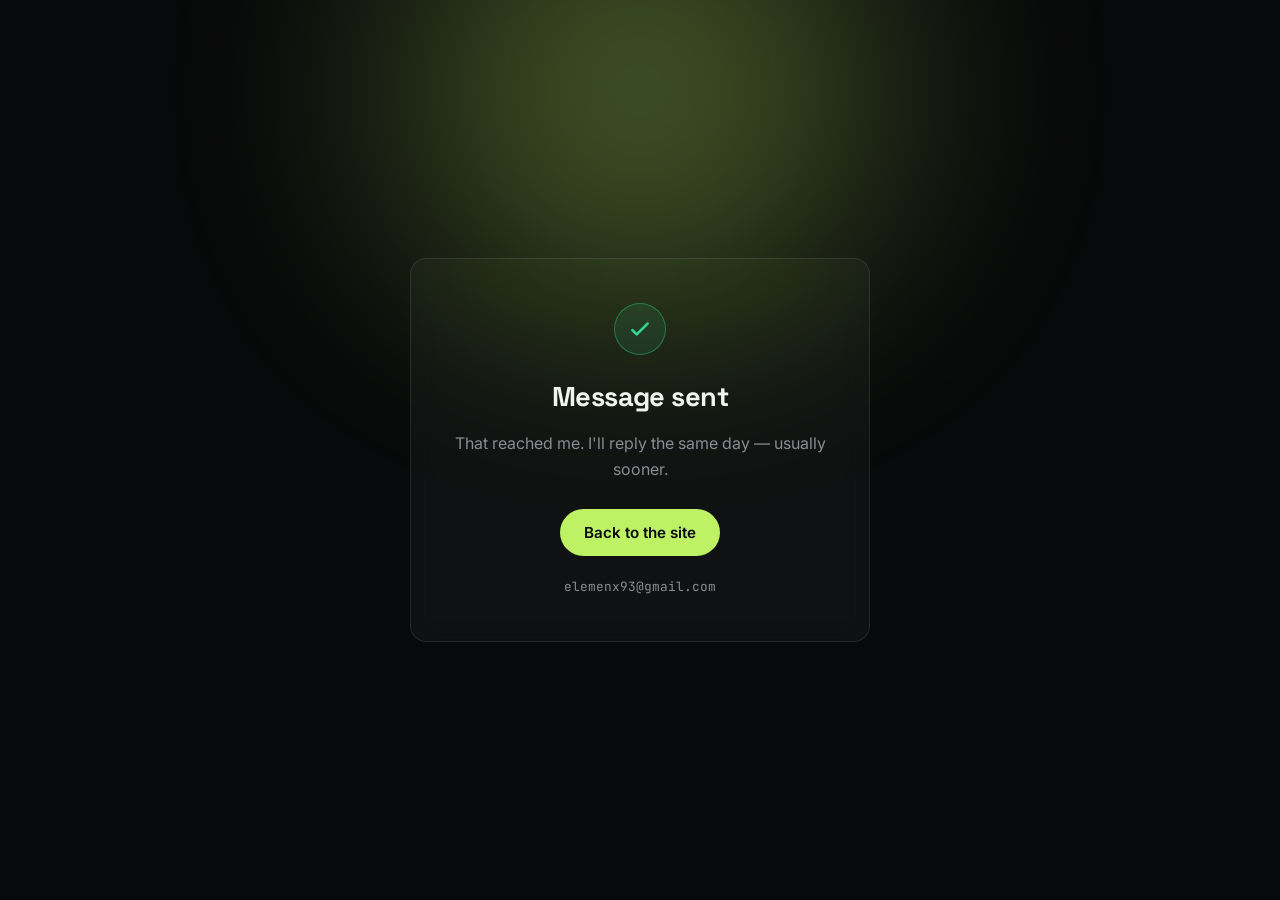
<file: thanks.html>
<!DOCTYPE html>
<html lang="en">
<head>
    <meta charset="UTF-8">
    <meta name="viewport" content="width=device-width, initial-scale=1.0">
    <title>Message sent — Yuguda Muhammed Shamsudeen</title>
    <!-- a confirmation page has no business in search results -->
    <meta name="robots" content="noindex">
    <link rel="icon" href="/favicon.svg" type="image/svg+xml">
    <link rel="icon" href="/favicon-32.png" sizes="32x32" type="image/png">
    <link rel="apple-touch-icon" href="/apple-touch-icon.png">
    <meta name="theme-color" content="#08090A">
    <link rel="preconnect" href="https://fonts.googleapis.com">
    <link rel="preconnect" href="https://fonts.gstatic.com" crossorigin>
    <link href="https://fonts.googleapis.com/css2?family=Inter:wght@400;500;600&family=Space+Grotesk:wght@600;700&family=JetBrains+Mono:wght@400&display=swap" rel="stylesheet">
    <style>
        :root {
            --bg: #08090A;
            --text: #F2F4EF;
            --text-muted: #8B8B92;
            --accent: #BEF264;
            --accent-2: #8CB93C;
            --glass-bg: rgba(255,255,255,.035);
            --glass-border: rgba(255,255,255,.09);
        }
        * { box-sizing: border-box; margin: 0; padding: 0; }
        body {
            font-family: 'Inter', system-ui, sans-serif;
            background: var(--bg); color: var(--text);
            line-height: 1.65; min-height: 100vh;
            display: flex; align-items: center; justify-content: center;
            padding: 24px; text-align: center;
        }
        .glow {
            position: fixed; top: -20vh; left: 50%; transform: translateX(-50%);
            width: 70vw; height: 60vh; border-radius: 50%;
            background: radial-gradient(circle, var(--accent) 0%, transparent 70%);
            filter: blur(90px); opacity: .4; z-index: -1; pointer-events: none;
        }
        .box {
            max-width: 460px; padding: 44px 32px;
            border: 1px solid var(--glass-border); border-radius: 16px;
            background: var(--glass-bg);
            -webkit-backdrop-filter: blur(14px) saturate(140%);
            backdrop-filter: blur(14px) saturate(140%);
        }
        .check {
            width: 52px; height: 52px; margin: 0 auto 20px;
            border-radius: 50%; display: grid; place-items: center;
            border: 1px solid rgba(52,211,153,.4); background: rgba(52,211,153,.1);
        }
        .check svg { width: 26px; height: 26px; stroke: #34D399; }
        h1 {
            font-family: 'Space Grotesk', sans-serif;
            font-size: 1.7rem; letter-spacing: -.02em; margin-bottom: 10px;
        }
        p { color: var(--text-muted); margin-bottom: 26px; }
        a.back {
            display: inline-block; padding: 11px 24px; border-radius: 999px;
            background: var(--accent);
            color: #0A0B0C; text-decoration: none; font-weight: 600; font-size: .95rem;
        }
        .mono {
            display: block; margin-top: 20px;
            font-family: 'JetBrains Mono', monospace; font-size: .8rem;
            color: var(--text-muted); text-decoration: none;
        }
        .mono:hover { color: var(--accent-2); }
    </style>
</head>
<body>
    <div class="glow" aria-hidden="true"></div>
    <div class="box">
        <div class="check">
            <svg viewBox="0 0 24 24" fill="none" stroke-width="2.5" stroke-linecap="round" stroke-linejoin="round"><path d="m5 13 4 4L19 7"/></svg>
        </div>
        <h1>Message sent</h1>
        <p>That reached me. I'll reply the same day — usually sooner.</p>
        <a class="back" href="/">Back to the site</a>
        <a class="mono" href="mailto:elemenx93@gmail.com">elemenx93@gmail.com</a>
    </div>
</body>
</html>
</file>
<file: style.css>
/* ============================================================
   Yuguda Muhammed — ML Engineer
   Dark-first design system. Light is an explicit opt-in via toggle.
   ============================================================ */

:root {
    --bg:        #08090A;
    --bg-sub:    #0E1012;
    --bg-lift:   #131619;
    --ink:       #F2F4EF;
    --ink-2:     #B6BAB2;
    --muted:     #82877D;
    --line:      #1D2124;
    --line-2:    #2A2F33;
    --accent:    #BEF264;
    --accent-dm: #8CB93C;
    --accent-sb: #BEF2641A;
    --card:      #0C0E10;
    --shadow:    0 1px 2px rgba(0,0,0,.5), 0 20px 50px rgba(0,0,0,.45);

    --sans: 'Inter', ui-sans-serif, system-ui, -apple-system, 'Segoe UI', sans-serif;
    --mono: 'JetBrains Mono', ui-monospace, SFMono-Regular, Menlo, monospace;

    --wrap: 1240px;
    --gut: 26px;
    --r: 14px;

    --ease: cubic-bezier(.22,.68,.24,1);
}

:root[data-theme="light"] {
    --bg:        #FAFAF7;
    --bg-sub:    #F1F1EC;
    --bg-lift:   #FFFFFF;
    --ink:       #0A0B0C;
    --ink-2:     #3C4046;
    --muted:     #666B63;
    --line:      #E2E2DC;
    --line-2:    #D2D2CA;
    --accent:    #4D7C0F;
    --accent-dm: #65A30D;
    --accent-sb: #4D7C0F14;
    --card:      #FFFFFF;
    --shadow:    0 1px 2px rgba(11,11,12,.05), 0 16px 40px rgba(11,11,12,.07);
}

* { box-sizing: border-box; }

html { scroll-behavior: smooth; }

body {
    margin: 0;
    background: var(--bg);
    color: var(--ink);
    font-family: var(--sans);
    font-size: 16px;
    line-height: 1.6;
    -webkit-font-smoothing: antialiased;
    overflow-x: hidden;
}

a { color: inherit; text-decoration: none; }
h1, h2, h3, h4 { margin: 0; font-weight: 600; letter-spacing: -0.032em; line-height: 1.05; }
img { max-width: 100%; display: block; }

.wrap { max-width: var(--wrap); margin: 0 auto; padding: 0 var(--gut); }

.mono {
    font-family: var(--mono); font-size: 0.72rem;
    letter-spacing: 0.14em; text-transform: uppercase; color: var(--muted);
}

.skip { position: absolute; left: -9999px; background: var(--accent); color: #0A0B0C; padding: 10px 16px; border-radius: 8px; z-index: 300; }
.skip:focus { left: 16px; top: 16px; }

:focus-visible { outline: 2px solid var(--accent); outline-offset: 3px; border-radius: 4px; }

/* smooth cross-page fades where supported */
@view-transition { navigation: auto; }

/* ============================================================
   MOTION LAYER
   ============================================================ */

/* scroll reveal — set by JS, so no-JS users see content immediately */
[data-reveal] { opacity: 1; }
.js [data-reveal] {
    opacity: 0;
    transform: translateY(22px);
    transition: opacity .7s var(--ease), transform .7s var(--ease);
    transition-delay: var(--d, 0ms);
    will-change: opacity, transform;
}
.js [data-reveal].in { opacity: 1; transform: none; }

/* clip-up reveal for headings */
/* inset() rejects negative values — a negative bottom made the ".in" rule
   invalid, so the heading stayed clipped to nothing forever. Pad the box
   instead (and pull the padding back off with a negative margin) so a plain
   inset(0) can clear descenders and the tight line-height's overflow. */
.js [data-reveal="mask"] {
    opacity: 1; transform: none;
    padding-bottom: .16em; margin-bottom: -.16em;
    clip-path: inset(0 0 100% 0);
    transition: clip-path .9s var(--ease);
    transition-delay: var(--d, 0ms);
}
.js [data-reveal="mask"].in { clip-path: inset(0 0 0 0); }

@media (prefers-reduced-motion: reduce) {
    html { scroll-behavior: auto; }
    .js [data-reveal],
    .js [data-reveal="mask"] { opacity: 1 !important; transform: none !important; clip-path: none !important; transition: none !important; }
    .marquee-track { animation: none !important; }
    .pulse { animation: none !important; }
    .hero-canvas { display: none; }
    .descent .dot, .descent .path { animation: none !important; }
    @view-transition { navigation: none; }
}

/* ============================================================
   NAV
   ============================================================ */

.nav {
    position: sticky; top: 0; z-index: 60;
    background: color-mix(in srgb, var(--bg) 72%, transparent);
    backdrop-filter: saturate(160%) blur(16px);
    border-bottom: 1px solid transparent;
    transition: border-color .3s var(--ease), background .3s var(--ease);
}
.nav.stuck { border-bottom-color: var(--line); }

.nav-in {
    max-width: var(--wrap); margin: 0 auto; padding: 0 var(--gut);
    height: 68px; display: flex; align-items: center; gap: 18px;
}

.brand {
    display: flex; align-items: center; gap: 10px; margin-right: auto;
    font-weight: 600; font-size: 0.95rem; letter-spacing: -0.02em;
}
.brand .mark {
    width: 26px; height: 26px; border-radius: 7px; flex: none;
    background: var(--accent); color: #0A0B0C;
    display: grid; place-items: center;
    font-family: var(--mono); font-size: 0.62rem; font-weight: 500;
    transition: transform .4s var(--ease);
}
.brand:hover .mark { transform: rotate(-8deg) scale(1.06); }

.nav-links { display: flex; align-items: center; }
.nav-links a {
    position: relative; padding: 10px 13px;
    font-family: var(--mono); font-size: 0.72rem;
    letter-spacing: 0.12em; text-transform: uppercase; color: var(--muted);
    transition: color .25s var(--ease);
}
.nav-links a::after {
    content: ""; position: absolute; left: 13px; right: 13px; bottom: 4px;
    height: 1px; background: var(--accent);
    transform: scaleX(0); transform-origin: left;
    transition: transform .35s var(--ease);
}
.nav-links a:hover { color: var(--ink); }
.nav-links a:hover::after { transform: scaleX(1); }

.nav-tools { display: flex; align-items: center; gap: 8px; }

.btn-ghost {
    display: inline-flex; align-items: center; gap: 8px;
    height: 34px; padding: 0 12px;
    background: transparent; color: var(--muted);
    border: 1px solid var(--line-2); border-radius: 8px;
    font-family: var(--mono); font-size: 0.7rem; letter-spacing: 0.06em; cursor: pointer;
    transition: color .25s var(--ease), border-color .25s var(--ease);
}
.btn-ghost:hover { color: var(--accent); border-color: var(--accent-dm); }
.btn-icon { width: 34px; padding: 0; justify-content: center; font-size: 0.82rem; }

.btn-resume {
    display: inline-flex; align-items: center; height: 34px; padding: 0 15px;
    border: 1px solid var(--accent); border-radius: 8px; color: var(--accent);
    font-family: var(--mono); font-size: 0.7rem; letter-spacing: 0.12em; text-transform: uppercase;
    transition: background .3s var(--ease), color .3s var(--ease);
}
.btn-resume:hover { background: var(--accent); color: #0A0B0C; }

/* ============================================================
   HERO
   ============================================================ */

.hero { position: relative; min-height: min(92vh, 860px); display: flex; align-items: center; overflow: hidden; }

.hero-canvas {
    position: absolute; inset: 0; width: 100%; height: 100%;
    z-index: 0; pointer-events: none;
}
/* glow that tracks the pointer */
.hero::after {
    content: ""; position: absolute; inset: 0; z-index: 1; pointer-events: none;
    background: radial-gradient(560px circle at var(--mx, 50%) var(--my, 42%),
                color-mix(in srgb, var(--accent) 11%, transparent), transparent 62%);
    transition: opacity .6s var(--ease);
}
.hero .wrap { position: relative; z-index: 2; width: 100%; padding-top: 60px; padding-bottom: 60px; }

.hero .eyebrow { display: flex; align-items: center; gap: 12px; margin-bottom: 30px; flex-wrap: wrap; }
.pulse {
    width: 8px; height: 8px; border-radius: 50%; background: var(--accent); flex: none;
    box-shadow: 0 0 0 0 var(--accent); animation: pulse 2.6s infinite;
}
@keyframes pulse { 70% { box-shadow: 0 0 0 8px transparent; } 100% { box-shadow: 0 0 0 0 transparent; } }

.hero h1 {
    font-size: clamp(2.7rem, 11.2vw, 9.5rem);
    font-weight: 700; letter-spacing: -0.05em; line-height: 0.9;
    text-transform: uppercase; color: var(--ink-2);
    margin: 0;
}
.hero h1 .accent { color: var(--accent); }

.hero .lede {
    margin: 34px 0 0; max-width: 44ch;
    font-size: clamp(1.02rem, 1.8vw, 1.32rem);
    color: var(--muted); line-height: 1.55;
}
.hero .lede strong { color: var(--ink); font-weight: 600; }

.hero-cta { display: flex; flex-wrap: wrap; gap: 12px; margin-top: 38px; }

.btn {
    position: relative; overflow: hidden;
    display: inline-flex; align-items: center; gap: 9px;
    height: 48px; padding: 0 24px; border-radius: 10px;
    font-size: 0.92rem; font-weight: 500; border: 1px solid transparent; cursor: pointer;
    transition: transform .3s var(--ease), color .3s var(--ease), border-color .3s var(--ease);
}
.btn:hover { transform: translateY(-2px); }
.btn-primary { background: var(--accent); color: #0A0B0C; }
.btn-primary:hover { background: color-mix(in srgb, var(--accent) 84%, #FFF); }
.btn-secondary { border-color: var(--line-2); color: var(--ink); }
.btn-secondary:hover { border-color: var(--accent); color: var(--accent); }

.scroll-hint {
    position: absolute; right: var(--gut); bottom: 34px; z-index: 2;
    display: flex; align-items: center; gap: 10px;
    font-family: var(--mono); font-size: 0.66rem; letter-spacing: 0.18em;
    text-transform: uppercase; color: var(--muted);
}
.scroll-hint .arw { animation: bob 2s var(--ease) infinite; }
@keyframes bob { 0%,100% { transform: translateY(0); } 50% { transform: translateY(5px); } }
@media (prefers-reduced-motion: reduce) { .scroll-hint .arw { animation: none; } }

/* ============================================================
   MARQUEE
   ============================================================ */

.marquee {
    border-top: 1px solid var(--line); border-bottom: 1px solid var(--line);
    overflow: hidden; padding: 16px 0; background: var(--bg-sub);
    -webkit-mask-image: linear-gradient(90deg, transparent, #000 7%, #000 93%, transparent);
    mask-image: linear-gradient(90deg, transparent, #000 7%, #000 93%, transparent);
}
.marquee-track { display: flex; width: max-content; animation: slide 46s linear infinite; }
.marquee:hover .marquee-track { animation-play-state: paused; }
.marquee-track span {
    display: inline-flex; align-items: center; gap: 28px; white-space: nowrap;
    font-family: var(--mono); font-size: 0.74rem; letter-spacing: 0.16em;
    text-transform: uppercase; color: var(--muted); padding: 0 28px;
}
.marquee-track span::after { content: "◆"; color: var(--accent); font-size: 0.46rem; }
@keyframes slide { to { transform: translateX(-50%); } }

/* ============================================================
   SECTION FURNITURE
   ============================================================ */

.section { position: relative; padding: clamp(64px, 10vw, 128px) 0; }
.section + .section { border-top: 1px solid var(--line); }

.sec-head { display: flex; align-items: flex-end; justify-content: space-between; gap: 22px; margin-bottom: 52px; }
.sec-head .idx {
    font-family: var(--mono); font-size: 0.68rem; letter-spacing: 0.18em;
    color: var(--accent); display: block; margin-bottom: 14px;
}
.sec-head h2 { font-size: clamp(1.7rem, 4vw, 2.9rem); letter-spacing: -0.04em; }
.sec-head p { margin: 12px 0 0; color: var(--muted); max-width: 50ch; font-size: 0.98rem; }
.sec-link {
    font-family: var(--mono); font-size: 0.7rem; letter-spacing: 0.12em; text-transform: uppercase;
    color: var(--muted); white-space: nowrap; padding-bottom: 6px;
    border-bottom: 1px solid var(--line-2); transition: color .3s var(--ease), border-color .3s var(--ease);
}
.sec-link:hover { color: var(--accent); border-color: var(--accent); }

/* ============================================================
   WORK GRID
   ============================================================ */

.work-grid { display: grid; gap: clamp(30px, 4vw, 52px); grid-template-columns: repeat(auto-fit, minmax(320px, 1fr)); }
.work-grid .feature { grid-column: 1 / -1; }

.work-card { display: block; }

.thumb {
    position: relative; overflow: hidden;
    border: 1px solid var(--line); border-radius: var(--r);
    background: var(--bg-sub); aspect-ratio: 16 / 10;
    transition: border-color .4s var(--ease), transform .5s var(--ease);
}
.feature .thumb { aspect-ratio: 21 / 9; }
.work-card:hover .thumb { border-color: var(--accent-dm); }
.thumb::after {
    content: ""; position: absolute; inset: 0; pointer-events: none;
    background: linear-gradient(180deg, transparent 55%, rgba(0,0,0,.35));
    opacity: 0; transition: opacity .45s var(--ease);
}
.work-card:hover .thumb::after { opacity: 1; }
.thumb img {
    width: 100%; height: 100%; object-fit: cover; object-position: top center;
    transition: transform .7s var(--ease), filter .5s var(--ease);
    filter: grayscale(.35) contrast(1.02);
}
.work-card:hover .thumb img { transform: scale(1.04); filter: grayscale(0); }

.poster {
    width: 100%; height: 100%; position: relative; overflow: hidden;
    display: flex; flex-direction: column; justify-content: space-between;
    padding: 30px; color: #F2F4EF;
    background:
        radial-gradient(120% 120% at 12% 8%, color-mix(in srgb, var(--p1, #1B4332) 82%, transparent), transparent 62%),
        linear-gradient(150deg, #0C0E10, #05070A);
}
/* faint grid so posters read as instrumentation, not decoration */
.poster::before {
    content: ""; position: absolute; inset: 0; opacity: .5;
    background-image:
        linear-gradient(to right, rgba(255,255,255,.045) 1px, transparent 1px),
        linear-gradient(to bottom, rgba(255,255,255,.045) 1px, transparent 1px);
    background-size: 38px 38px;
    transition: transform .8s var(--ease);
}
.work-card:hover .poster::before { transform: scale(1.06); }
.poster .glyph {
    position: relative; font-size: clamp(1.35rem, 3.1vw, 2.15rem);
    font-weight: 600; letter-spacing: -0.035em; line-height: 1.14; max-width: 20ch;
}
.poster .foot {
    position: relative; font-family: var(--mono); font-size: 0.66rem;
    letter-spacing: 0.14em; text-transform: uppercase; color: var(--accent); opacity: .9;
}

.work-meta { display: flex; gap: 18px; margin-top: 20px; }
.work-num { font-family: var(--mono); font-size: 0.72rem; color: var(--accent); padding-top: 4px; flex: none; }
.work-body h3 { font-size: 1.18rem; display: inline-flex; align-items: baseline; gap: 8px; transition: color .3s var(--ease); }
.work-card:hover .work-body h3 { color: var(--accent); }
.work-body h3 .arw { font-size: 0.8em; color: var(--muted); transition: transform .3s var(--ease); }
.work-card:hover .work-body h3 .arw { transform: translate(3px, -3px); }
.work-body p { margin: 9px 0 0; color: var(--muted); font-size: 0.94rem; max-width: 62ch; }

.tags { display: flex; flex-wrap: wrap; gap: 6px; margin-top: 16px; padding: 0; list-style: none; }
.tags li {
    font-family: var(--mono); font-size: 0.66rem; letter-spacing: 0.06em;
    color: var(--ink-2); background: var(--bg-sub);
    border: 1px solid var(--line); border-radius: 999px; padding: 4px 11px;
}
.tags li.hot { color: var(--accent); background: var(--accent-sb); border-color: color-mix(in srgb, var(--accent) 34%, transparent); }

/* ============================================================
   STATS  (+ gradient-descent plot)
   ============================================================ */

.stats-row { display: grid; gap: 48px; grid-template-columns: 1.05fr .95fr; align-items: center; }

.stats { display: grid; gap: 34px 28px; grid-template-columns: repeat(2, 1fr); }
.stat .n {
    font-size: clamp(2rem, 4.4vw, 3.1rem); font-weight: 600;
    letter-spacing: -0.05em; line-height: 1; color: var(--ink);
    font-variant-numeric: tabular-nums;
}
.stat .n .unit { color: var(--accent); }
.stat .l { margin-top: 11px; color: var(--muted); font-size: 0.88rem; max-width: 26ch; }

.descent {
    border: 1px solid var(--line); border-radius: var(--r);
    background: var(--card); padding: 22px; position: relative; overflow: hidden;
}
.descent figcaption {
    font-family: var(--mono); font-size: 0.66rem; letter-spacing: 0.12em;
    text-transform: uppercase; color: var(--muted); margin-bottom: 14px;
    display: flex; justify-content: space-between; gap: 10px; flex-wrap: wrap;
}
.descent figcaption b { color: var(--accent); font-weight: 500; }
.descent svg { width: 100%; height: auto; display: block; overflow: visible; }
.descent .contour { fill: none; stroke: var(--line-2); stroke-width: 1; }
.descent .contour.lit { stroke: color-mix(in srgb, var(--accent) 34%, transparent); }
.descent .path {
    fill: none; stroke: var(--accent); stroke-width: 1.6;
    stroke-dasharray: 420; stroke-dashoffset: 420;
    stroke-linecap: round; stroke-linejoin: round;
}
.descent.in .path { animation: draw 3.4s var(--ease) forwards; }
@keyframes draw { to { stroke-dashoffset: 0; } }
.descent .dot { fill: var(--accent); }
.descent.in .dot { animation: walk 3.4s var(--ease) forwards; }
@keyframes walk { to { offset-distance: 100%; } }
.descent .step { fill: var(--muted); font-family: var(--mono); font-size: 7px; letter-spacing: .1em; }

/* ============================================================
   CAPABILITIES
   ============================================================ */

.cap-grid { display: grid; gap: 20px; grid-template-columns: repeat(auto-fit, minmax(280px, 1fr)); }
.cap {
    position: relative; background: var(--card); border: 1px solid var(--line);
    border-radius: var(--r); padding: 30px; overflow: hidden;
    transition: border-color .4s var(--ease), transform .4s var(--ease);
}
.cap:hover { border-color: var(--line-2); transform: translateY(-3px); }
/* pointer-tracked sheen */
.cap::before {
    content: ""; position: absolute; inset: 0; pointer-events: none; opacity: 0;
    background: radial-gradient(280px circle at var(--cx, 50%) var(--cy, 0%), var(--accent-sb), transparent 70%);
    transition: opacity .45s var(--ease);
}
.cap:hover::before { opacity: 1; }
.cap .k {
    font-family: var(--mono); font-size: 0.66rem; letter-spacing: 0.14em;
    text-transform: uppercase; color: var(--accent); margin-bottom: 16px; display: block;
}
.cap h3 { font-size: 1.08rem; margin-bottom: 10px; position: relative; }
.cap p { margin: 0 0 18px; color: var(--muted); font-size: 0.92rem; position: relative; }
.cap ul { margin: 0; padding: 0; list-style: none; position: relative; }
.cap li {
    font-size: 0.87rem; color: var(--ink-2); padding: 9px 0 9px 20px;
    position: relative; border-top: 1px solid var(--line);
}
.cap li::before { content: "→"; position: absolute; left: 0; color: var(--accent); font-size: 0.78rem; }

/* ============================================================
   EXPERIENCE
   ============================================================ */

.xp { border-top: 1px solid var(--line); }
.xp-row {
    display: grid; gap: 8px 36px; grid-template-columns: 200px 1fr;
    padding: 30px 0; border-bottom: 1px solid var(--line);
    transition: background .4s var(--ease);
}
.xp-row:hover { background: var(--bg-sub); }
.xp-when { font-family: var(--mono); font-size: 0.72rem; letter-spacing: 0.06em; color: var(--muted); padding-top: 5px; }
.xp-body h3 { font-size: 1.08rem; }
.xp-body .org { color: var(--accent); font-family: var(--mono); font-size: 0.72rem; letter-spacing: 0.08em; margin: 7px 0 12px; }
.xp-body ul { margin: 0; padding-left: 18px; color: var(--muted); font-size: 0.92rem; }
.xp-body li { margin-bottom: 6px; }
.xp-body strong { color: var(--ink); font-weight: 600; }

/* ============================================================
   COMPACT LIST
   ============================================================ */

.list { border-top: 1px solid var(--line); }
.list-row {
    display: flex; align-items: baseline; gap: 20px; flex-wrap: wrap;
    padding: 19px 14px 19px 4px; border-bottom: 1px solid var(--line);
    transition: background .35s var(--ease), padding-left .35s var(--ease);
}
.list-row:hover { background: var(--bg-sub); padding-left: 16px; }
.list-row .t { font-weight: 500; font-size: 0.98rem; transition: color .3s var(--ease); }
.list-row:hover .t { color: var(--accent); }
.list-row .d { color: var(--muted); font-size: 0.89rem; flex: 1 1 260px; }
.list-row .s {
    font-family: var(--mono); font-size: 0.66rem; letter-spacing: 0.1em;
    text-transform: uppercase; color: var(--muted);
}

/* ============================================================
   CONTACT
   ============================================================ */

.contact { text-align: center; padding: clamp(76px, 11vw, 140px) 0; }
.contact h2 { font-size: clamp(2rem, 6.6vw, 4.2rem); letter-spacing: -0.05em; max-width: 16ch; margin: 0 auto; text-transform: uppercase; }
.contact h2 .accent { color: var(--accent); }
.contact p { color: var(--muted); margin: 22px auto 36px; max-width: 44ch; }
.contact .hero-cta { justify-content: center; }

/* ============================================================
   FOOTER
   ============================================================ */

.foot { border-top: 1px solid var(--line); background: var(--bg-sub); }
.foot-in { max-width: var(--wrap); margin: 0 auto; padding: 58px var(--gut) 32px; display: grid; gap: 36px; grid-template-columns: 1.7fr repeat(3, 1fr); }
.foot h4 { font-family: var(--mono); font-size: 0.66rem; letter-spacing: 0.14em; text-transform: uppercase; color: var(--accent); font-weight: 500; margin-bottom: 16px; }
.foot ul { list-style: none; margin: 0; padding: 0; }
.foot li a { display: inline-block; padding: 6px 0; font-size: 0.89rem; color: var(--ink-2); transition: color .3s var(--ease); }
.foot li a:hover { color: var(--accent); }
.foot .blurb { color: var(--muted); font-size: 0.89rem; max-width: 34ch; margin: 14px 0 0; }
.foot-bar {
    max-width: var(--wrap); margin: 0 auto; padding: 22px var(--gut) 38px;
    border-top: 1px solid var(--line); display: flex; justify-content: space-between;
    gap: 14px; flex-wrap: wrap; color: var(--muted);
    font-family: var(--mono); font-size: 0.68rem; letter-spacing: 0.08em;
}

/* ============================================================
   COMMAND PALETTE
   ============================================================ */

.cmdk[hidden] { display: none; }
.cmdk {
    position: fixed; inset: 0; z-index: 200;
    background: rgba(4,5,6,.66); backdrop-filter: blur(5px);
    display: flex; align-items: flex-start; justify-content: center;
    padding: 12vh 20px 20px;
    animation: fade .2s var(--ease);
}
@keyframes fade { from { opacity: 0; } }
.cmdk-panel {
    width: 100%; max-width: 560px; background: var(--bg-lift);
    border: 1px solid var(--line-2); border-radius: 14px;
    box-shadow: var(--shadow); overflow: hidden;
    animation: pop .26s var(--ease);
}
@keyframes pop { from { opacity: 0; transform: translateY(-10px) scale(.98); } }
.cmdk-panel input {
    width: 100%; border: 0; outline: 0; background: transparent; color: var(--ink);
    font: inherit; font-size: 1rem; padding: 18px 20px; border-bottom: 1px solid var(--line);
}
.cmdk-list { list-style: none; margin: 0; padding: 8px; max-height: 330px; overflow-y: auto; }
.cmdk-list li a { display: flex; justify-content: space-between; gap: 14px; padding: 11px 13px; border-radius: 9px; font-size: 0.92rem; }
.cmdk-list li[aria-selected="true"] a, .cmdk-list li a:hover { background: var(--accent-sb); color: var(--accent); }
.cmdk-list .hint { font-family: var(--mono); font-size: 0.64rem; letter-spacing: 0.1em; text-transform: uppercase; color: var(--muted); }
.cmdk-empty { padding: 24px; text-align: center; color: var(--muted); font-size: 0.9rem; }

/* ============================================================
   CASE STUDY PAGES
   ============================================================ */

.case { max-width: 780px; margin: 0 auto; padding: 0 var(--gut); }
.case-hero { padding: clamp(48px, 8vw, 96px) 0 36px; }
.back { display: inline-block; padding: 8px 0; margin-bottom: 24px; font-family: var(--mono); font-size: 0.7rem; letter-spacing: 0.12em; text-transform: uppercase; color: var(--muted); transition: color .3s var(--ease); }
.back:hover { color: var(--accent); }
.case-hero h1 { font-size: clamp(2.1rem, 6vw, 3.6rem); letter-spacing: -0.045em; line-height: 1; text-transform: uppercase; }
.case-hero .lede { margin: 22px 0 0; font-size: 1.08rem; color: var(--muted); max-width: 56ch; }

.case-facts {
    display: grid; gap: 24px; grid-template-columns: repeat(auto-fit, minmax(140px, 1fr));
    padding: 28px 0; margin: 38px 0 8px;
    border-top: 1px solid var(--line); border-bottom: 1px solid var(--line);
}
.case-facts .k { font-family: var(--mono); font-size: 0.64rem; letter-spacing: 0.14em; text-transform: uppercase; color: var(--accent); margin-bottom: 8px; }
.case-facts .v { font-size: 0.93rem; color: var(--ink); }

.block { margin: 46px 0; }
.block h2 { font-family: var(--mono); font-size: 0.7rem; letter-spacing: 0.16em; text-transform: uppercase; color: var(--accent); margin-bottom: 16px; font-weight: 500; }
.block h3 { font-size: 1.16rem; margin-bottom: 12px; }
.block p { margin: 0 0 17px; color: var(--ink-2); }
.block p:last-child { margin-bottom: 0; }
.block code { font-family: var(--mono); font-size: 0.85em; background: var(--bg-sub); border: 1px solid var(--line); border-radius: 5px; padding: 1px 6px; color: var(--accent); }
.block ul { color: var(--ink-2); padding-left: 20px; }
.block li { margin-bottom: 9px; }

.figure { margin: 32px 0; }
.figure img { width: 100%; border: 1px solid var(--line); border-radius: 10px; }
.figure figcaption { font-family: var(--mono); font-size: 0.66rem; letter-spacing: 0.1em; color: var(--muted); margin-top: 12px; }

.note { border-left: 2px solid var(--accent); background: var(--accent-sb); padding: 16px 20px; border-radius: 0 8px 8px 0; color: var(--ink-2); font-size: 0.93rem; }

.case-next { display: flex; justify-content: space-between; gap: 16px; flex-wrap: wrap; border-top: 1px solid var(--line); margin-top: 60px; padding: 28px 0 76px; font-family: var(--mono); font-size: 0.72rem; letter-spacing: 0.1em; text-transform: uppercase; color: var(--muted); }
.case-next a { transition: color .3s var(--ease); }
.case-next a:hover { color: var(--accent); }

/* ============================================================
   RESPONSIVE
   ============================================================ */

@media (max-width: 980px) {
    .stats-row { grid-template-columns: 1fr; gap: 40px; }
    .foot-in { grid-template-columns: 1fr 1fr; }
    .xp-row { grid-template-columns: 1fr; }
    .xp-when { padding-top: 0; }
}

@media (max-width: 700px) {
    :root { --gut: 18px; }
    .nav-links, .scroll-hint { display: none; }
    .nav-in { height: 60px; }
    .btn-ghost span:first-child { display: none; }
    .btn-ghost { padding: 0 10px; }
    .hero { min-height: 84vh; }
    .hero h1 { font-size: clamp(2.4rem, 13vw, 4rem); }
    .sec-head { flex-direction: column; align-items: flex-start; gap: 10px; }
    .feature .thumb { aspect-ratio: 16 / 10; }
    .stats { grid-template-columns: 1fr 1fr; gap: 26px 18px; }
    .foot-in { grid-template-columns: 1fr; gap: 28px; }
    .btn { width: 100%; justify-content: center; }
}
/* ============================================================
   CONTACT FORM  (Netlify)
   ============================================================ */

.contact-wrap { max-width: 620px; margin: 0 auto; text-align: left; }

.contact-form { display: grid; gap: 18px; margin-top: 38px; }

.field { display: grid; gap: 8px; }
.field label {
    font-family: var(--mono); font-size: 0.68rem;
    letter-spacing: 0.14em; text-transform: uppercase; color: var(--muted);
}
.field label .opt { text-transform: none; letter-spacing: 0; color: var(--muted); }

.field input, .field textarea, .field select {
    width: 100%; padding: 13px 15px;
    border: 1px solid var(--line); border-radius: 10px;
    background: var(--card); color: var(--ink);
    font-family: inherit; font-size: 0.95rem;
    transition: border-color .25s var(--ease), background .25s var(--ease);
}
.field select { appearance: none; cursor: pointer; }
.field select option { background: var(--bg-lift); color: var(--ink); }
.field textarea { min-height: 120px; resize: vertical; }
.field input::placeholder, .field textarea::placeholder { color: var(--muted); opacity: .75; }
.field input:focus, .field textarea:focus, .field select:focus {
    outline: none; border-color: var(--accent); background: var(--accent-sb);
}

/* honeypot: off-screen, still in the DOM for bots that parse it */
.hp { position: absolute; left: -9999px; opacity: 0; height: 0; overflow: hidden; }

.submit-btn {
    justify-self: start;
    display: inline-flex; align-items: center; gap: 9px;
    height: 48px; padding: 0 26px; border: none; border-radius: 10px;
    background: var(--accent); color: #0A0B0C;
    font-family: inherit; font-size: 0.94rem; font-weight: 600; cursor: pointer;
    transition: transform .25s var(--ease), background .25s var(--ease), opacity .25s var(--ease);
}
.submit-btn:hover:not(:disabled) { transform: translateY(-2px); background: color-mix(in srgb, var(--accent) 84%, #FFF); }
.submit-btn:disabled { opacity: .5; cursor: not-allowed; transform: none; }

.form-status { font-size: 0.88rem; min-height: 1.3em; margin: 0; color: var(--muted); }
.form-status.ok { color: var(--accent); }
.form-status.err { color: #FCA5A5; }

.form-fallback { margin-top: 22px; font-size: 0.88rem; color: var(--muted); }
.form-fallback a { color: var(--accent); border-bottom: 1px solid color-mix(in srgb, var(--accent) 40%, transparent); }

/* ============================================================
   VIDEO + METRIC STRIP  (used by the internal-tooling case)
   ============================================================ */

.video-frame {
    margin: 24px 0 10px; border: 1px solid var(--line);
    border-radius: var(--r); overflow: hidden; background: #000;
}
.video-frame video { display: block; width: 100%; height: auto; }

.metrics { display: flex; flex-wrap: wrap; gap: 12px; margin: 22px 0; padding: 0; list-style: none; }
.metric {
    flex: 1 1 140px; padding: 16px 18px;
    border: 1px solid var(--line); border-radius: 10px; background: var(--card);
}
.metric strong {
    display: block; font-size: 1.4rem; font-weight: 600; letter-spacing: -0.03em;
    color: var(--accent); font-variant-numeric: tabular-nums;
}
.metric span { font-size: 0.76rem; color: var(--muted); }

/* ============================================================
   FOOTER CREDENTIAL BADGE
   ============================================================ */

.badge {
    display: inline-flex; align-items: center; gap: 11px;
    padding: 9px 15px; border: 1px solid var(--line); border-radius: 999px;
    background: var(--card); font-size: 0.82rem; color: var(--ink-2);
    transition: border-color .3s var(--ease);
}
.badge:hover { border-color: var(--accent); }
.badge-mark {
    width: 27px; height: 27px; border-radius: 50%; flex: none;
    display: grid; place-items: center;
    background: var(--accent); color: #0A0B0C;
    font-family: var(--mono); font-size: 0.62rem; font-weight: 500;
}
.badge small { display: block; font-size: 0.7rem; color: var(--muted); }

@media (max-width: 700px) {
    .submit-btn { width: 100%; justify-content: center; }
}

.cap-note { font-size: 0.84rem; color: var(--muted); margin: 12px 0 0; }
.cap-note a { color: var(--accent); border-bottom: 1px solid color-mix(in srgb, var(--accent) 40%, transparent); }
.cap .tags { margin-top: 18px; }
.cap em { font-style: italic; color: var(--ink); }
</file>
